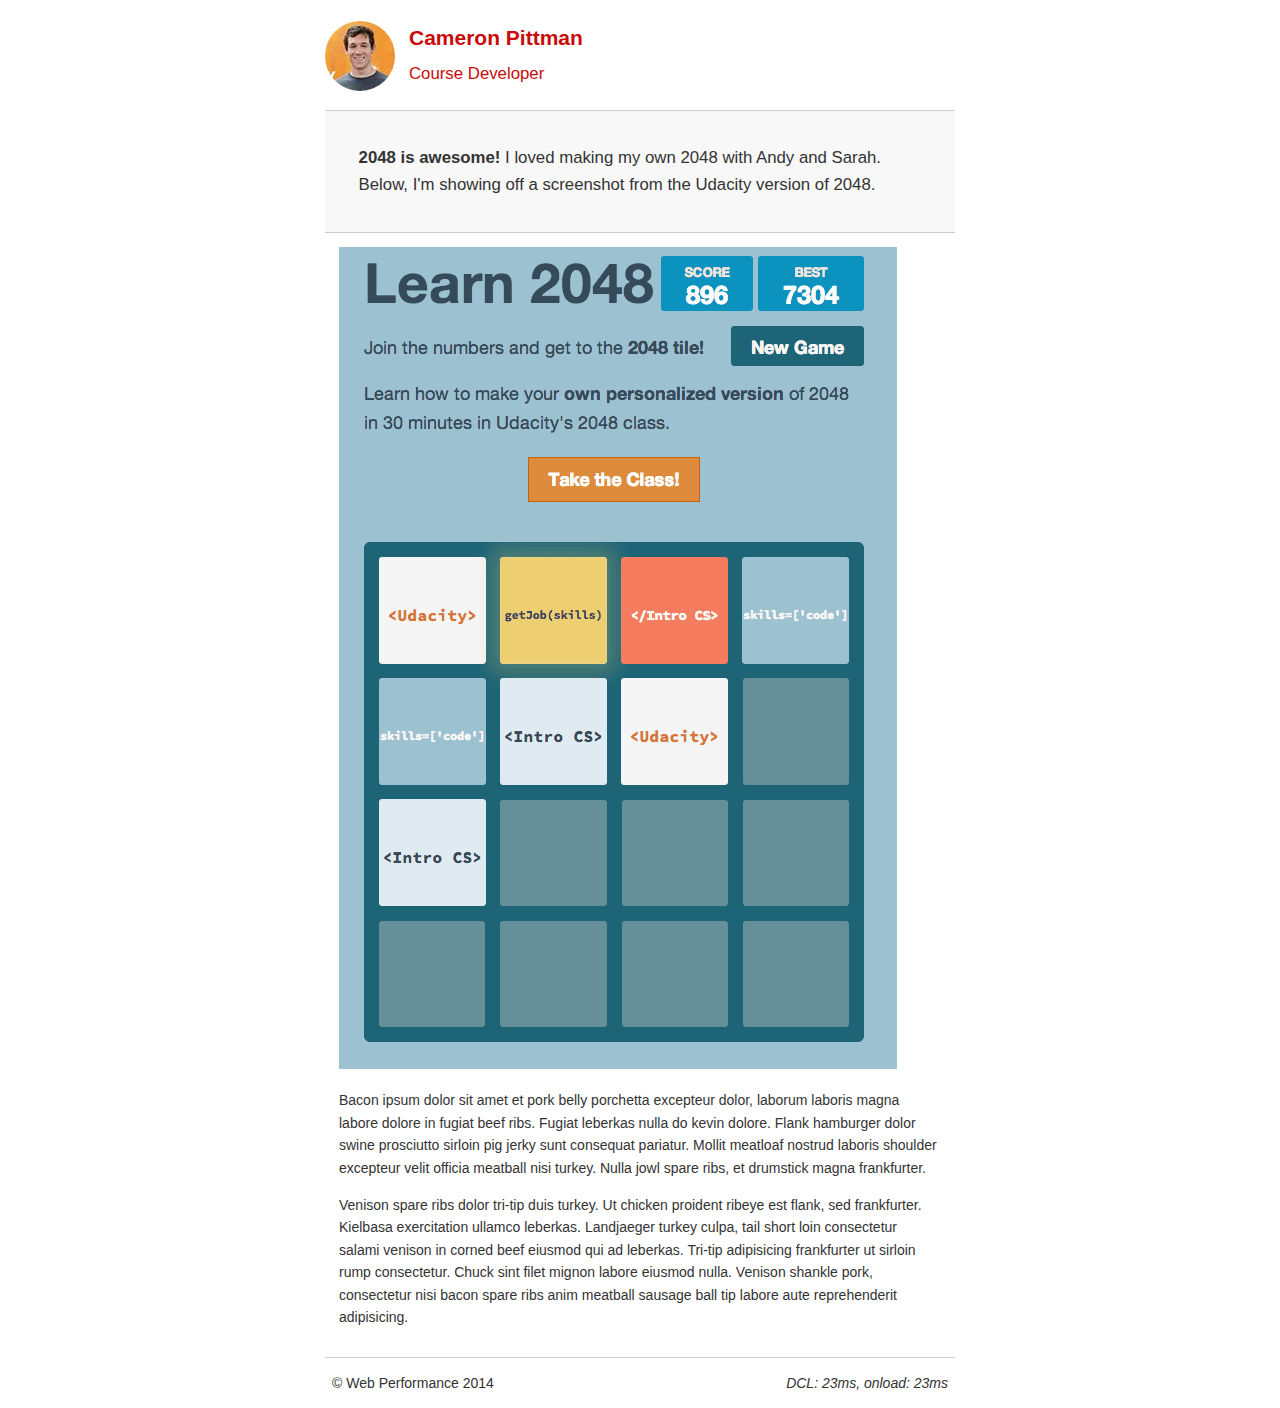
<file: project-2048.html>
<!DOCTYPE html>
<html lang="en">
  <head>
    <meta charset="utf-8">
    <meta name="viewport" content="width=device-width, initial-scale=1">
    <meta name="description" content=" FILL ME IN ">
    <meta name="author" content=" FILL ME IN ">
    <title>Cameron Pittman: Portfolio</title>

    <!-- Hmm, what is the impact of web fonts on speed? Measure it... -->
    <!-- <link href="//fonts.googleapis.com/css?family=Open+Sans:400,700" rel="stylesheet"> -->

    <link href="css/style.css" rel="stylesheet">
    <link href="css/print.css" rel="stylesheet" media="print">

    <script>
      (function(w,g){w['GoogleAnalyticsObject']=g;
      w[g]=w[g]||function(){(w[g].q=w[g].q||[]).push(arguments)};w[g].l=1*new Date();})(window,'ga');

      // Optional TODO: replace with your Google Analytics profile ID.
      ga('create', 'UA-XXXX-Y');
      ga('send', 'pageview');
    </script>
    <script src="//www.google-analytics.com/analytics.js" async></script>
    <script src="js/perfmatters.js"></script>
  </head>

  <body>
    <header>
      <a href="/"><img src="img/profilepic.jpg"></a>
      <p>Cameron Pittman<br><span>Course Developer</span></p>
    </header>

    <div class="container">
      <div class="hero">
        <strong>2048 is awesome!</strong> I loved making my own 2048 with Andy and Sarah. Below, I'm showing off a screenshot from the Udacity version of 2048.
      </div>

      <div class="content">

        <img class="img-responsive" src="img/2048.png">

        <p>Bacon ipsum dolor sit amet et pork belly porchetta excepteur dolor, laborum laboris magna labore dolore in fugiat beef ribs. Fugiat leberkas nulla do kevin dolore. Flank hamburger dolor swine prosciutto sirloin pig jerky sunt consequat pariatur. Mollit meatloaf nostrud laboris shoulder excepteur velit officia meatball nisi turkey. Nulla jowl spare ribs, et drumstick magna frankfurter.</p>

        <p>Venison spare ribs dolor tri-tip duis turkey. Ut chicken proident ribeye est flank, sed frankfurter. Kielbasa exercitation ullamco leberkas. Landjaeger turkey culpa, tail short loin consectetur salami venison in corned beef eiusmod qui ad leberkas. Tri-tip adipisicing frankfurter ut sirloin rump consectetur. Chuck sint filet mignon labore eiusmod nulla. Venison shankle pork, consectetur nisi bacon spare ribs anim meatball sausage ball tip labore aute reprehenderit adipisicing.</p>

    </div>

    <footer>
      <p>&copy; Web Performance 2014 <span id="crp-stats"></span></p>
    </footer>
  </body>
</html>
</file>
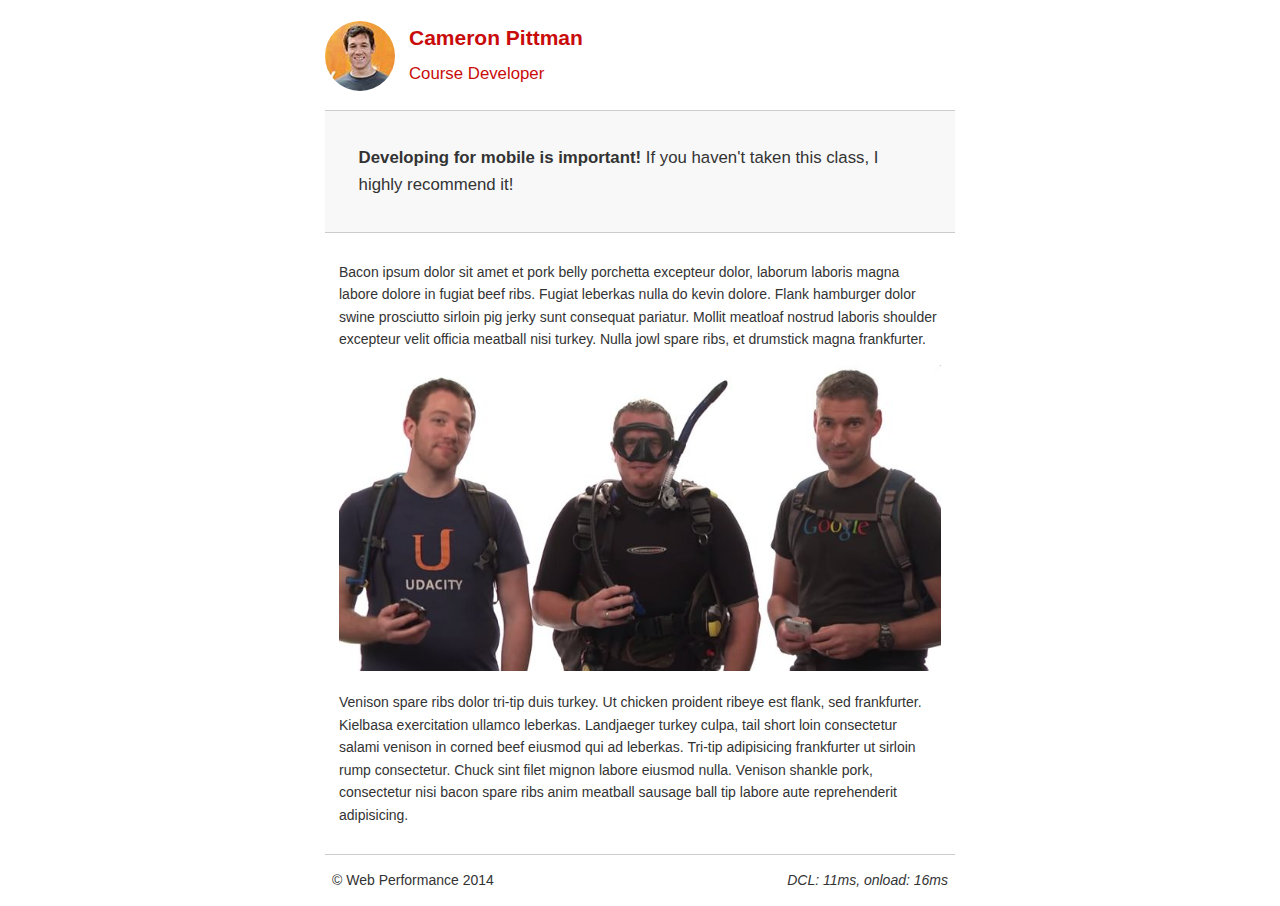
<file: project-mobile.html>
<!DOCTYPE html>
<html lang="en">
  <head>
    <meta charset="utf-8">
    <meta name="viewport" content="width=device-width, initial-scale=1">
    <meta name="description" content=" FILL ME IN ">
    <meta name="author" content=" FILL ME IN ">
    <title>Cameron Pitman: Portfolio</title>

    <!-- Hmm, what is the impact of web fonts on speed? Measure it... -->
    <!-- <link href="//fonts.googleapis.com/css?family=Open+Sans:400,700" rel="stylesheet"> -->

    <link href="css/style.css" rel="stylesheet">
    <link href="css/print.css" rel="stylesheet" media="print">

    <script>
      (function(w,g){w['GoogleAnalyticsObject']=g;
      w[g]=w[g]||function(){(w[g].q=w[g].q||[]).push(arguments)};w[g].l=1*new Date();})(window,'ga');

      // Optional TODO: replace with your Google Analytics profile ID.
      ga('create', 'UA-XXXX-Y');
      ga('send', 'pageview');
    </script>
    <script src="http://www.google-analytics.com/analytics.js" async></script>
    <script async src="js/perfmatters.js"></script>
  </head>

  <body>
    <header>
      <a href="/"><img src="img/profilepic.jpg"></a>
      <p>Cameron Pittman<br><span>Course Developer</span></p>
    </header>

    <div class="container">
      <div class="hero">
        <strong>Developing for mobile is important!</strong> If you haven't taken this class, I highly recommend it!
      </div>

      <div class="content">

        <p>Bacon ipsum dolor sit amet et pork belly porchetta excepteur dolor, laborum laboris magna labore dolore in fugiat beef ribs. Fugiat leberkas nulla do kevin dolore. Flank hamburger dolor swine prosciutto sirloin pig jerky sunt consequat pariatur. Mollit meatloaf nostrud laboris shoulder excepteur velit officia meatball nisi turkey. Nulla jowl spare ribs, et drumstick magna frankfurter.</p>

        <img src="img/mobilewebdev.jpg">

        <p>Venison spare ribs dolor tri-tip duis turkey. Ut chicken proident ribeye est flank, sed frankfurter. Kielbasa exercitation ullamco leberkas. Landjaeger turkey culpa, tail short loin consectetur salami venison in corned beef eiusmod qui ad leberkas. Tri-tip adipisicing frankfurter ut sirloin rump consectetur. Chuck sint filet mignon labore eiusmod nulla. Venison shankle pork, consectetur nisi bacon spare ribs anim meatball sausage ball tip labore aute reprehenderit adipisicing.</p>

    </div>

    <footer>
      <p>&copy; Web Performance 2014 <span id="crp-stats"></span></p>
    </footer>
  </body>
</html>
</file>
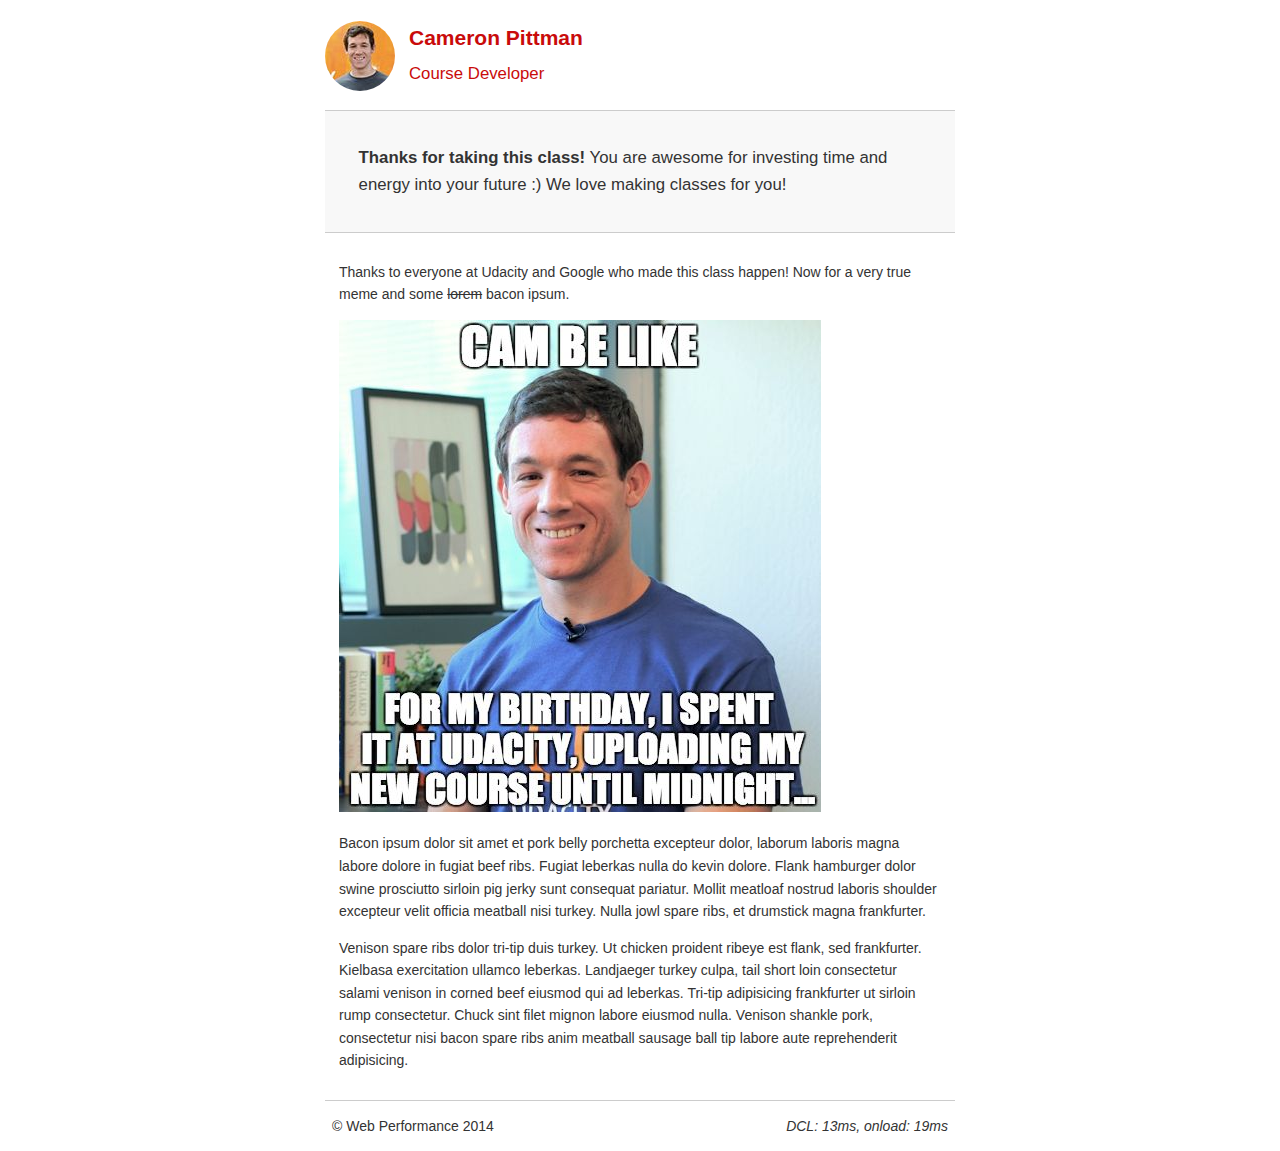
<file: project-webperf.html>
<!DOCTYPE html>
<html lang="en">
  <head>
    <meta charset="utf-8">
    <meta name="viewport" content="width=device-width, initial-scale=1">
    <meta name="description" content=" FILL ME IN ">
    <meta name="author" content=" FILL ME IN ">
    <title>Cameron Pittman: Portfolio</title>

    <!-- Hmm, what is the impact of web fonts on speed? Measure it... -->
    <!-- <link href="//fonts.googleapis.com/css?family=Open+Sans:400,700" rel="stylesheet"> -->

    <link href="css/style.css" rel="stylesheet">
    <link href="css/print.css" rel="stylesheet" media="print">

    <script>
      (function(w,g){w['GoogleAnalyticsObject']=g;
      w[g]=w[g]||function(){(w[g].q=w[g].q||[]).push(arguments)};w[g].l=1*new Date();})(window,'ga');

      // Optional TODO: replace with your Google Analytics profile ID.
      ga('create', 'UA-XXXX-Y');
      ga('send', 'pageview');
    </script>
    <script src="http://www.google-analytics.com/analytics.js" async></script>
    <script async src="js/perfmatters.js"></script>
  </head>

  <body>
    <header>
      <a href="/"><img src="img/profilepic.jpg"></a>
      <p>Cameron Pittman<br><span>Course Developer</span></p>
    </header>

    <div class="container">
      <div class="hero">
        <strong>Thanks for taking this class!</strong> You are awesome for investing time and energy into your future :) We love making classes for you!
      </div>

      <div class="content">

        <p>Thanks to everyone at Udacity and Google who made this class happen! Now for a very true meme and some <strike>lorem</strike> bacon ipsum.</p>

        <img src="img/cam_be_like.jpg">

        <p>Bacon ipsum dolor sit amet et pork belly porchetta excepteur dolor, laborum laboris magna labore dolore in fugiat beef ribs. Fugiat leberkas nulla do kevin dolore. Flank hamburger dolor swine prosciutto sirloin pig jerky sunt consequat pariatur. Mollit meatloaf nostrud laboris shoulder excepteur velit officia meatball nisi turkey. Nulla jowl spare ribs, et drumstick magna frankfurter.</p>

        <p>Venison spare ribs dolor tri-tip duis turkey. Ut chicken proident ribeye est flank, sed frankfurter. Kielbasa exercitation ullamco leberkas. Landjaeger turkey culpa, tail short loin consectetur salami venison in corned beef eiusmod qui ad leberkas. Tri-tip adipisicing frankfurter ut sirloin rump consectetur. Chuck sint filet mignon labore eiusmod nulla. Venison shankle pork, consectetur nisi bacon spare ribs anim meatball sausage ball tip labore aute reprehenderit adipisicing.</p>

    </div>

    <footer>
      <p>&copy; Web Performance 2014 <span id="crp-stats"></span></p>
    </footer>
  </body>
</html>
</file>
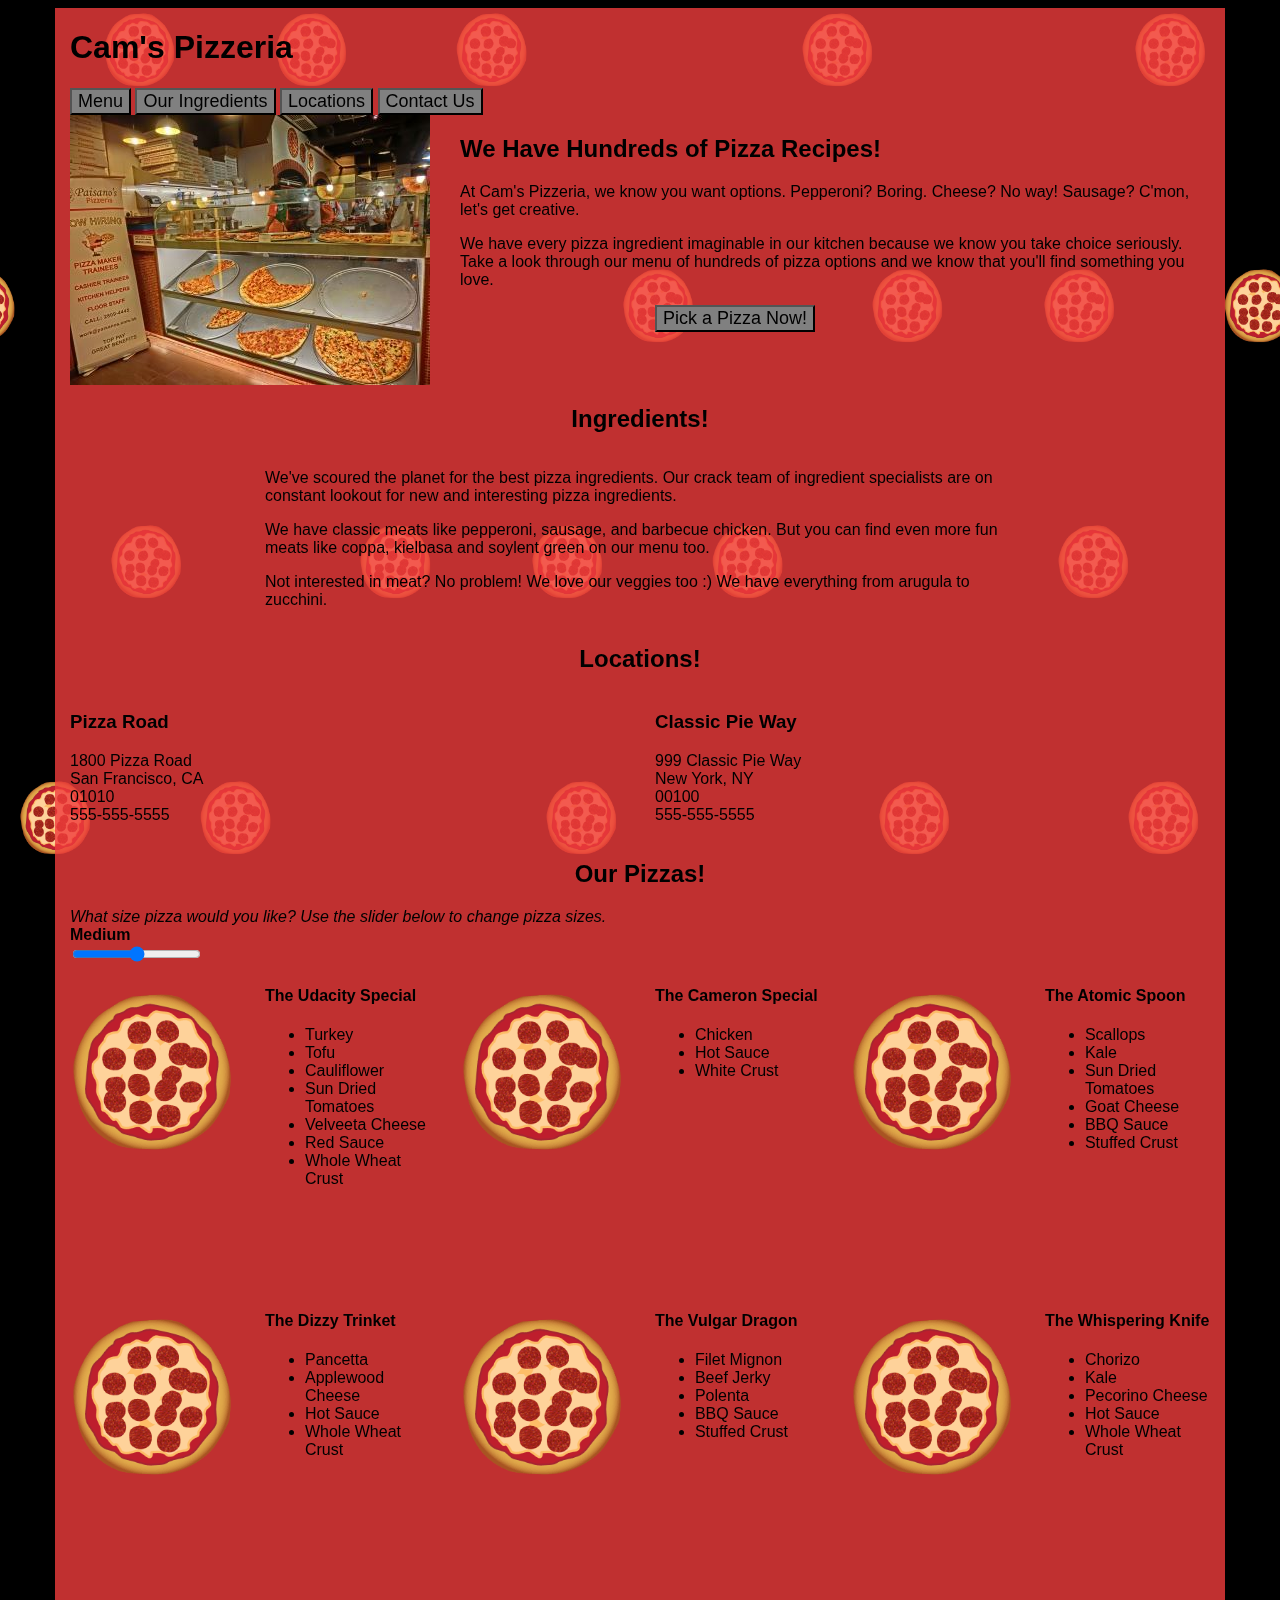
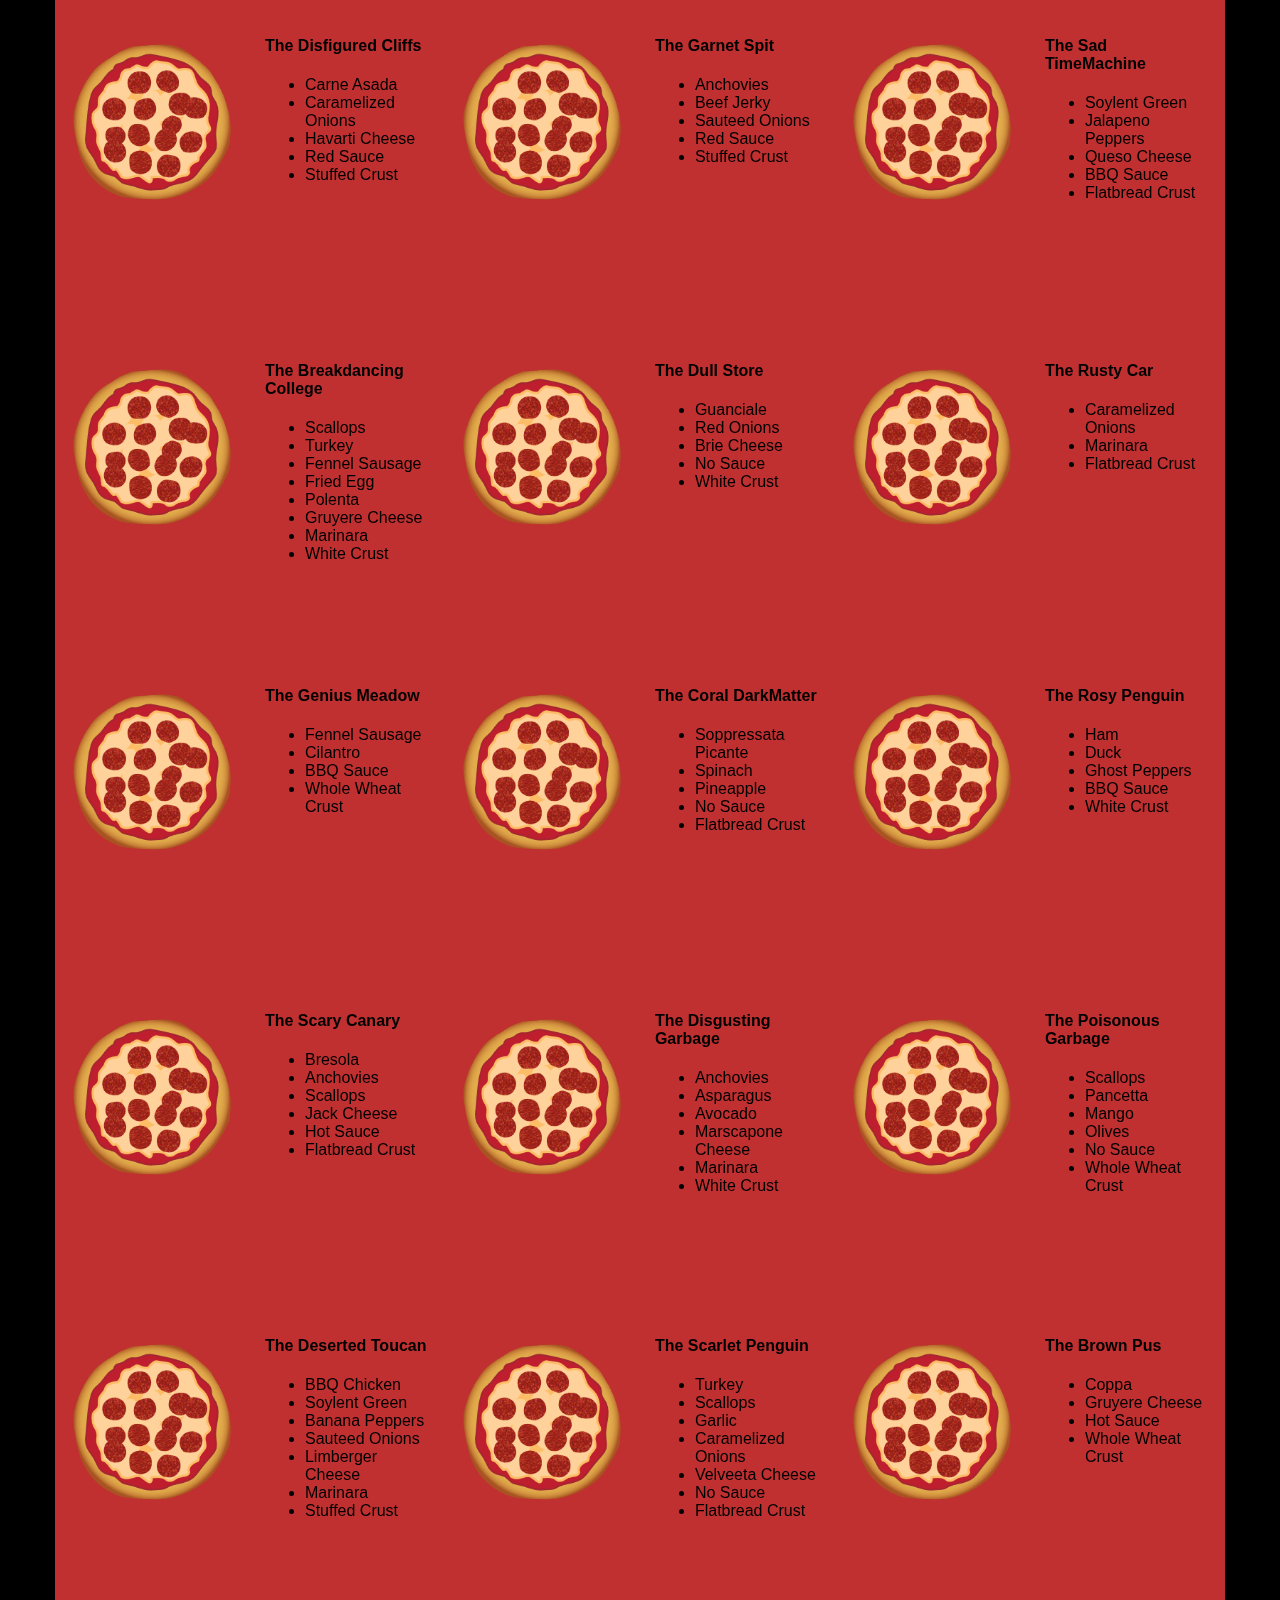
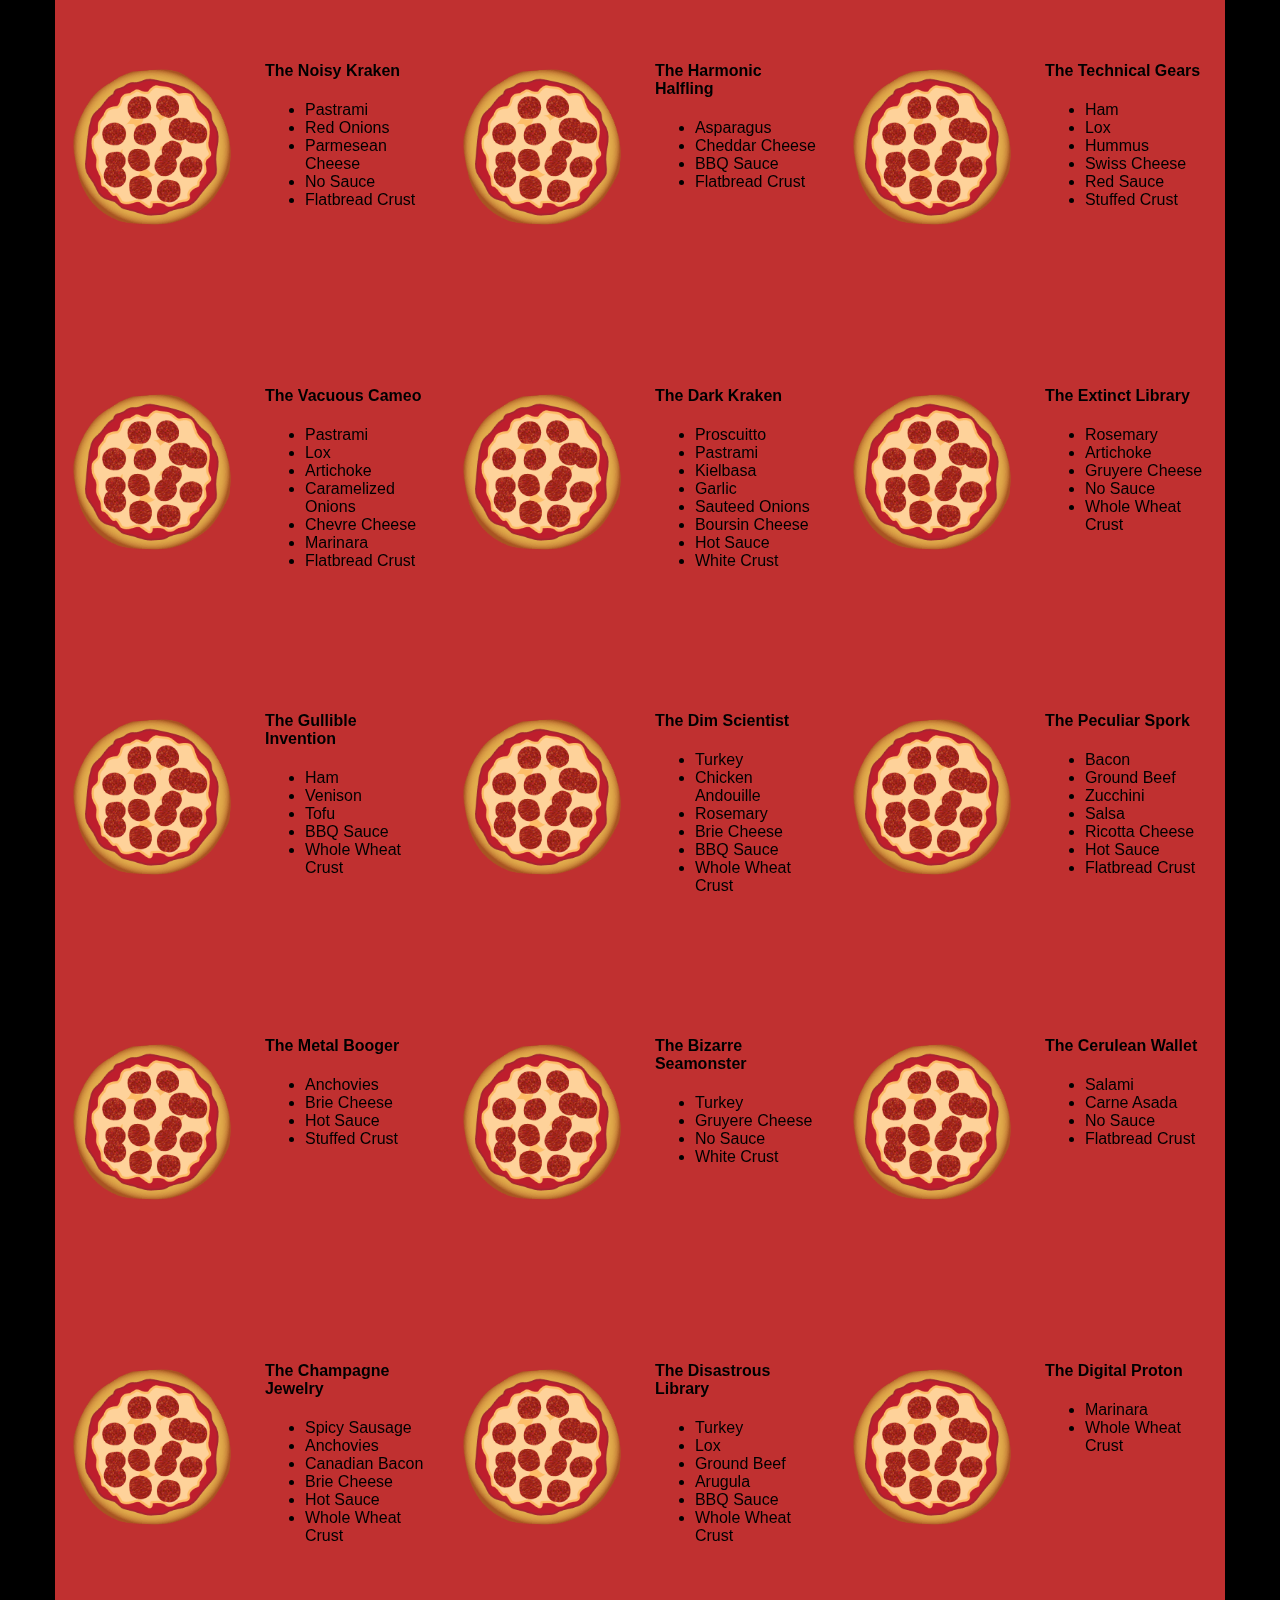
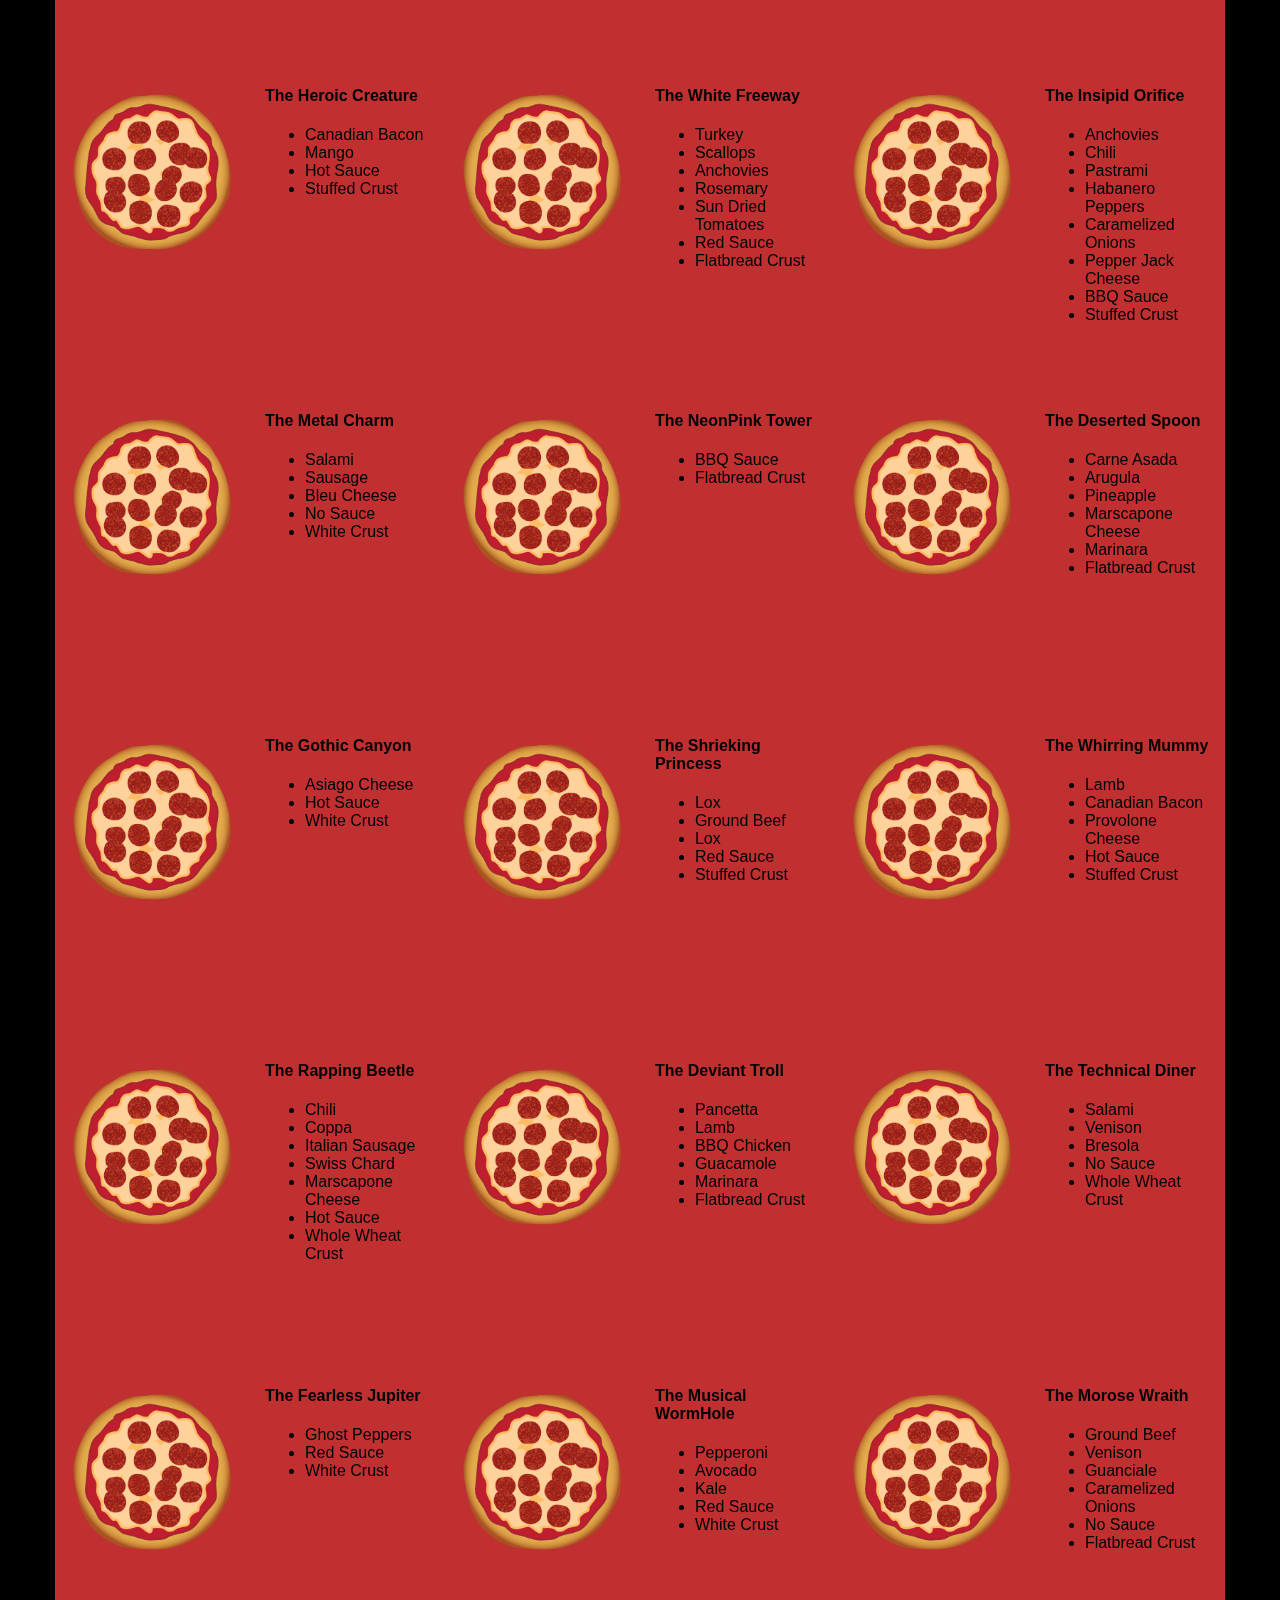
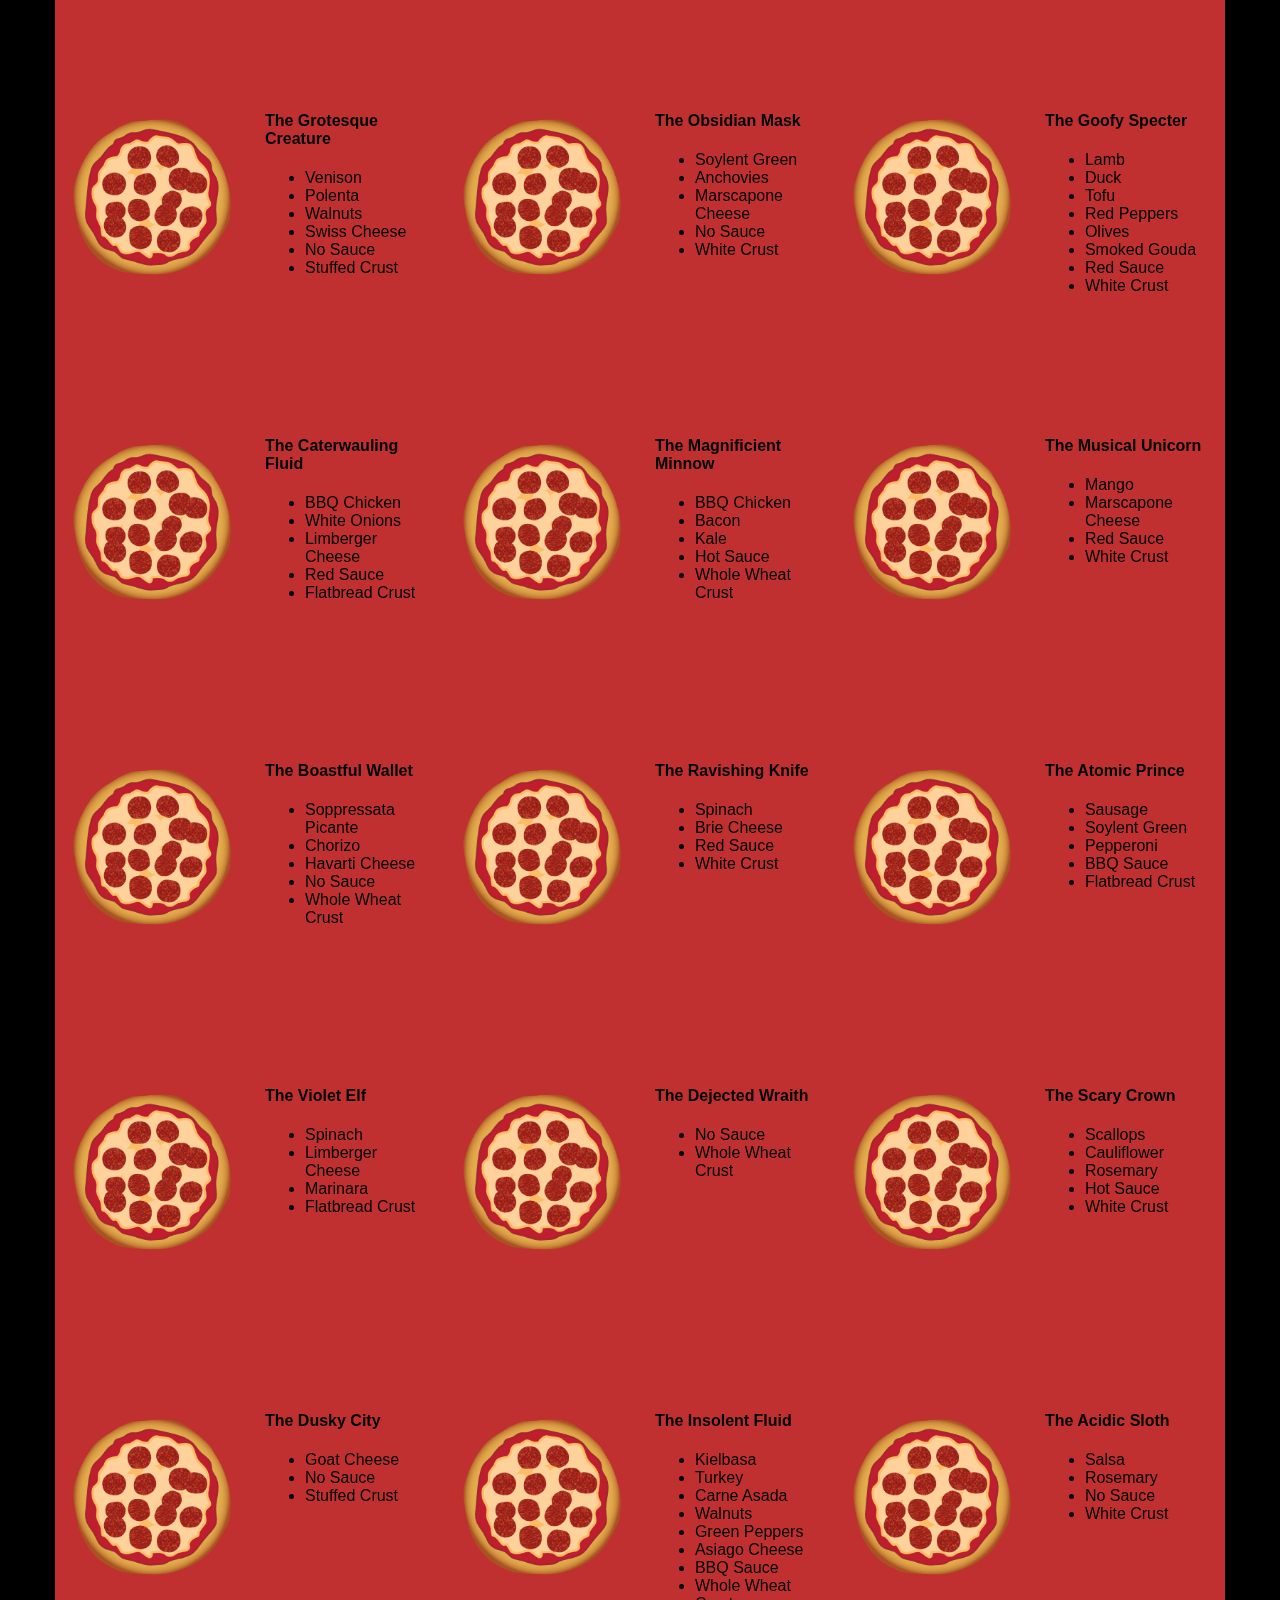
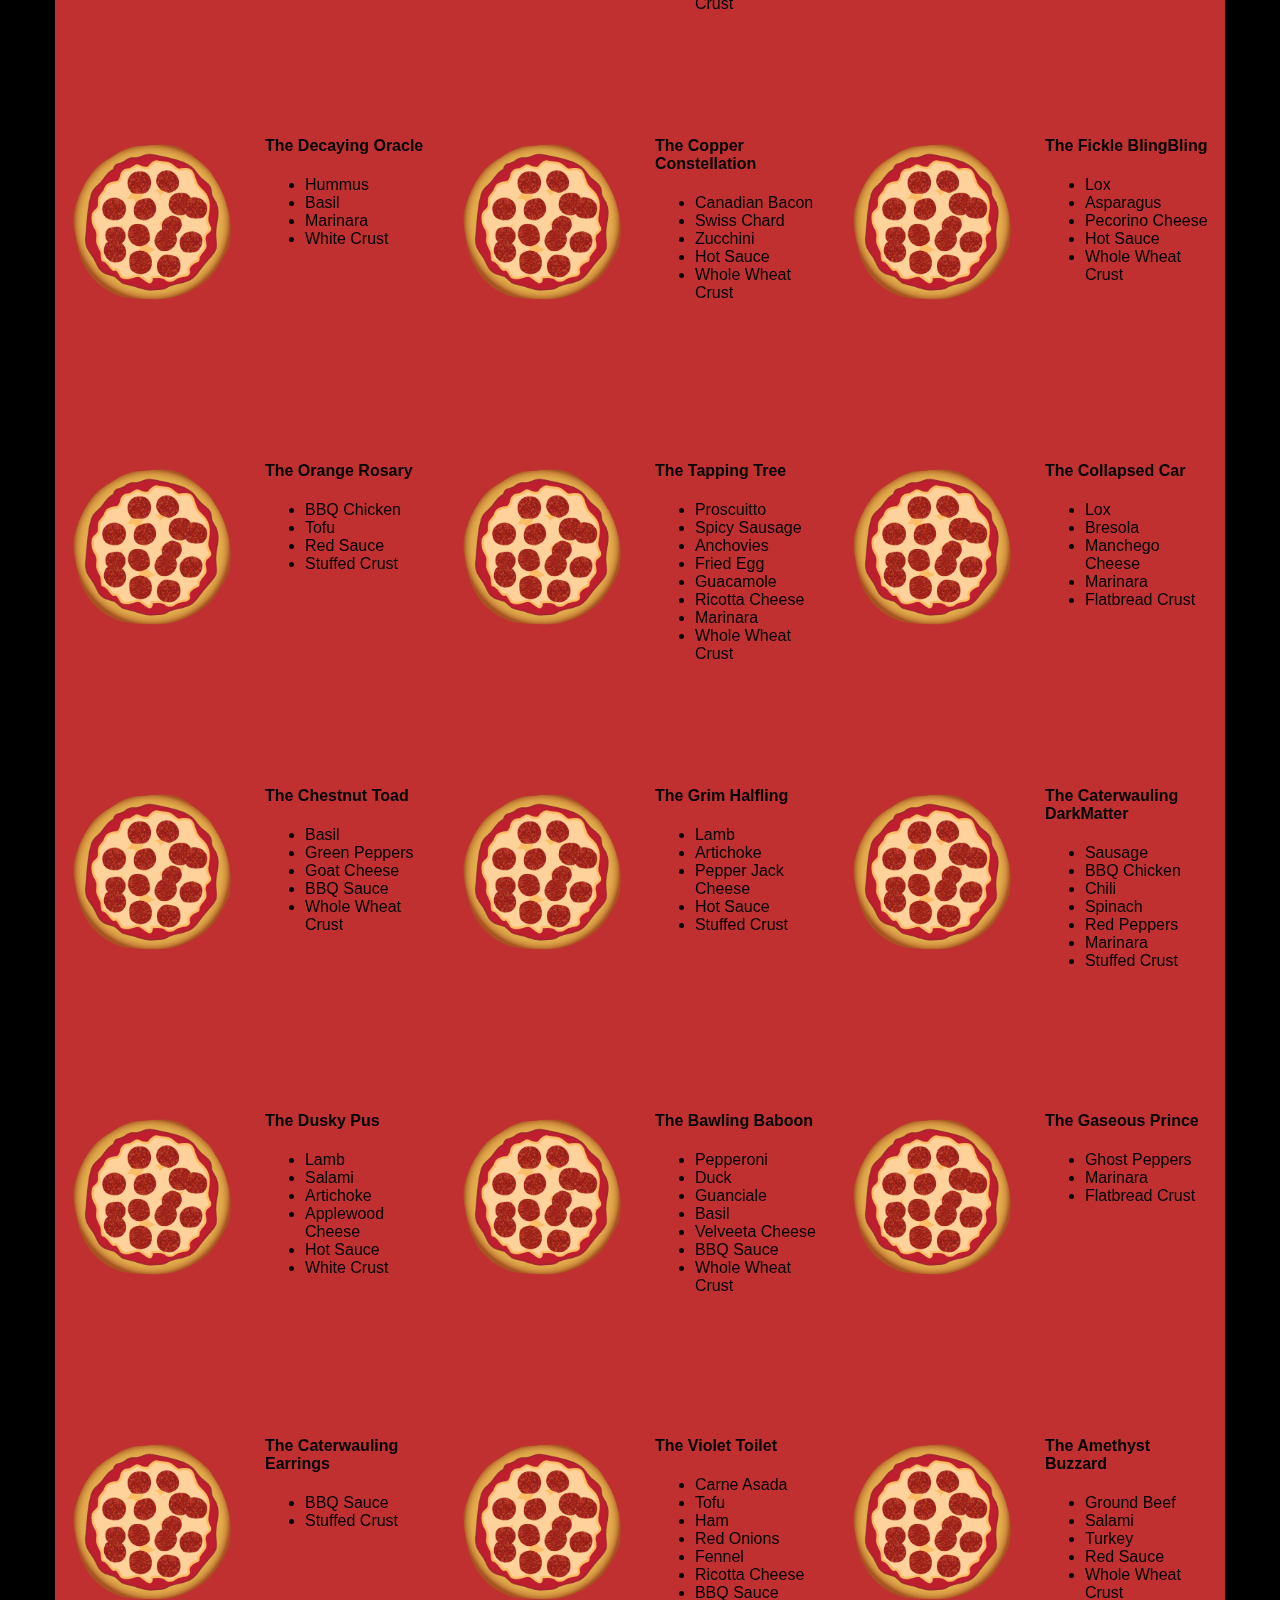
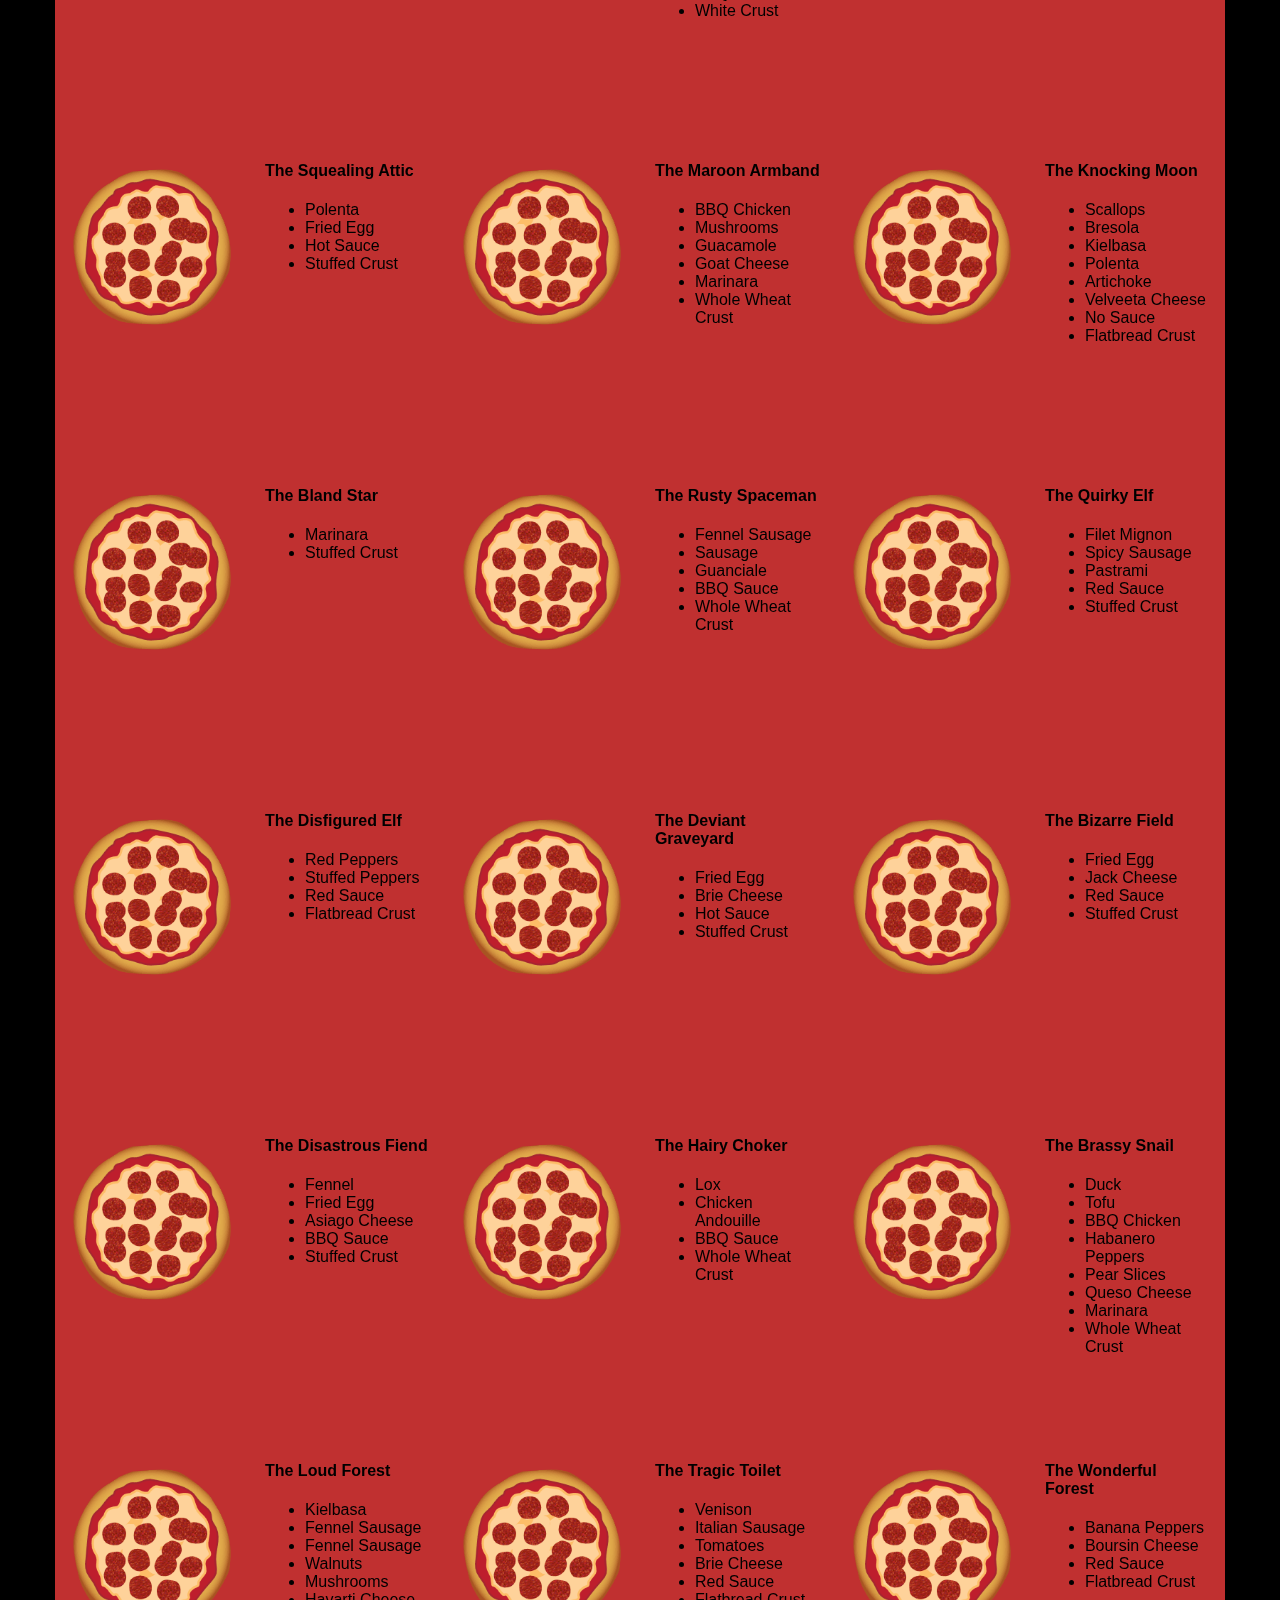
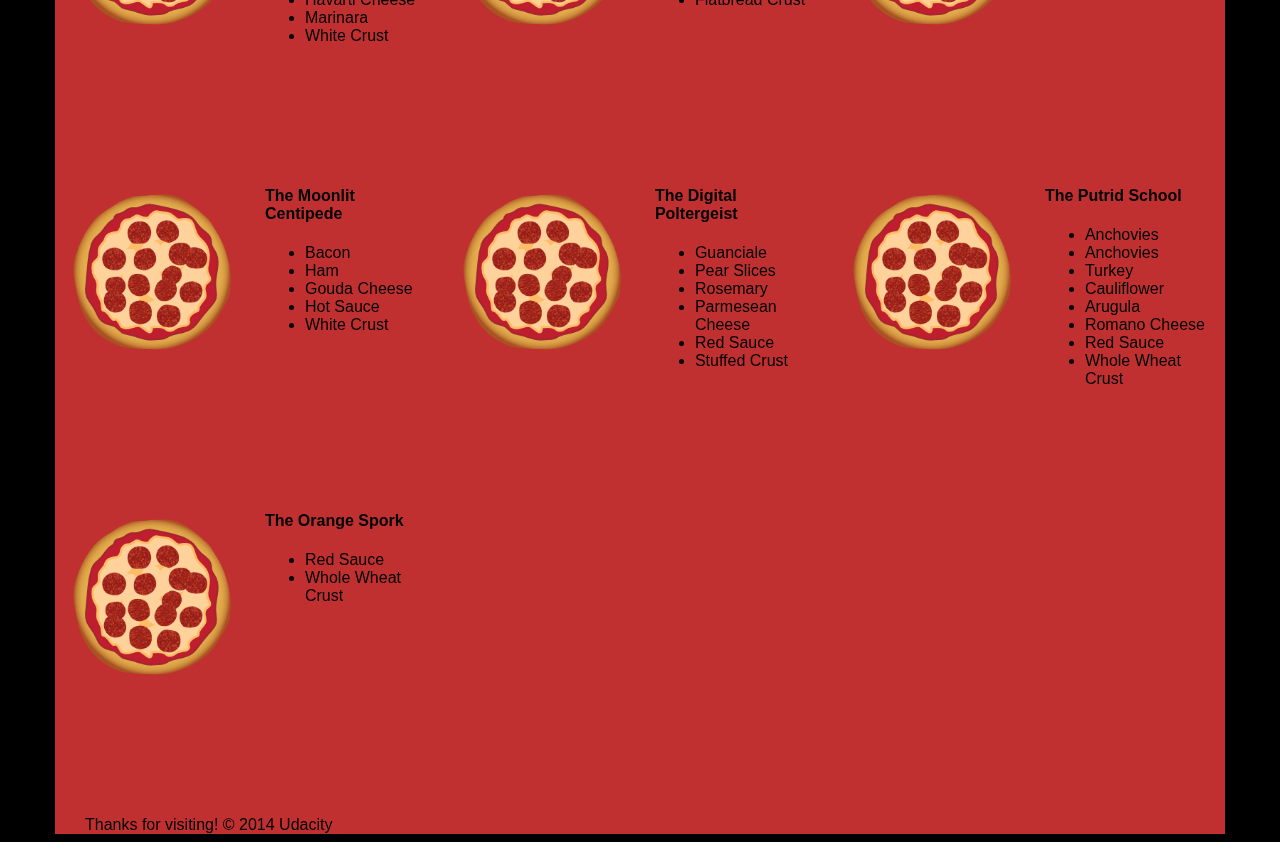
<file: views/pizza.html>
<!DOCTYPE HTML>
<html>
<head>
  <!-- <link rel="stylesheet" href="css/style.css" Cache-Control:public, max-age=31536000> -->
  <!-- <link rel="stylesheet" href="css/bootstrap-grid.css" Cache-Control:public, max-age=31536000> -->
  <style>
    /*Inline css*/
    *{-webkit-box-sizing:border-box;-moz-box-sizing:border-box;-box-sizing:border-box}body{font-family:"Trebuchet MS",Helvetica,sans-serif;background:#000}input{background:grey;font-size:18px}form{display:inline-block}.centered{text-align:center}#pizzaSize{font-weight:800}.mover{position:fixed;width:256px;z-index:-1;backface-visibility:hidden}.randomPizzaContainer{float:left;display:flex}.randomPizzaContainer:after{content:"";display:table;clear:both}.container{background-color:rgba(240,60,60,.8)}
    /*!
    * Bootstrap v3.2.0 (http://getbootstrap.com)
    * Copyright 2011-2014 Twitter, Inc.
    * Licensed under MIT (https://github.com/twbs/bootstrap/blob/master/LICENSE)
    *//*!
    * Generated using the Bootstrap Customizer (http://getbootstrap.com/customize/?id=6b5a4e476fec98c1638f)
    * Config saved to config.json and https://gist.github.com/6b5a4e476fec98c1638f
    *//*! normalize.css v3.0.1 | MIT License | git.io/normalize */.img-responsive,.img-thumbnail{width:100%\9;max-width:100%;height:auto}img{vertical-align:middle}.img-responsive{display:block}.img-rounded{border-radius:6px}.img-thumbnail{padding:4px;line-height:1.42857143;background-color:#fff;border:1px solid #ddd;border-radius:4px;-webkit-transition:all .2s ease-in-out;-o-transition:all .2s ease-in-out;transition:all .2s ease-in-out;display:inline-block}.img-circle{border-radius:50%}hr{margin-top:20px;margin-bottom:20px;border:0;border-top:1px solid #eee}.sr-only{position:absolute;width:1px;height:1px;margin:-1px;padding:0;overflow:hidden;clip:rect(0,0,0,0);border:0}.sr-only-focusable:active,.sr-only-focusable:focus{position:static;width:auto;height:auto;margin:0;overflow:visible;clip:auto}.container,.container-fluid{margin-right:auto;margin-left:auto;padding-left:15px;padding-right:15px}@media (min-width:768px){.container{width:750px}}@media (min-width:992px){.container{width:970px}}@media (min-width:1200px){.container{width:1170px}}.row{margin-left:-15px;margin-right:-15px}.col-lg-1,.col-lg-10,.col-lg-11,.col-lg-12,.col-lg-2,.col-lg-3,.col-lg-4,.col-lg-5,.col-lg-6,.col-lg-7,.col-lg-8,.col-lg-9,.col-md-1,.col-md-10,.col-md-11,.col-md-12,.col-md-2,.col-md-3,.col-md-4,.col-md-5,.col-md-6,.col-md-7,.col-md-8,.col-md-9,.col-sm-1,.col-sm-10,.col-sm-11,.col-sm-12,.col-sm-2,.col-sm-3,.col-sm-4,.col-sm-5,.col-sm-6,.col-sm-7,.col-sm-8,.col-sm-9,.col-xs-1,.col-xs-10,.col-xs-11,.col-xs-12,.col-xs-2,.col-xs-3,.col-xs-4,.col-xs-5,.col-xs-6,.col-xs-7,.col-xs-8,.col-xs-9{position:relative;min-height:1px;padding-left:15px;padding-right:15px}.col-xs-1,.col-xs-10,.col-xs-11,.col-xs-12,.col-xs-2,.col-xs-3,.col-xs-4,.col-xs-5,.col-xs-6,.col-xs-7,.col-xs-8,.col-xs-9{float:left}.col-xs-12{width:100%}.col-xs-11{width:91.66666667%}.col-xs-10{width:83.33333333%}.col-xs-9{width:75%}.col-xs-8{width:66.66666667%}.col-xs-7{width:58.33333333%}.col-xs-6{width:50%}.col-xs-5{width:41.66666667%}.col-xs-4{width:33.33333333%}.col-xs-3{width:25%}.col-xs-2{width:16.66666667%}.col-xs-1{width:8.33333333%}.col-xs-pull-12{right:100%}.col-xs-pull-11{right:91.66666667%}.col-xs-pull-10{right:83.33333333%}.col-xs-pull-9{right:75%}.col-xs-pull-8{right:66.66666667%}.col-xs-pull-7{right:58.33333333%}.col-xs-pull-6{right:50%}.col-xs-pull-5{right:41.66666667%}.col-xs-pull-4{right:33.33333333%}.col-xs-pull-3{right:25%}.col-xs-pull-2{right:16.66666667%}.col-xs-pull-1{right:8.33333333%}.col-xs-pull-0{right:auto}.col-xs-push-12{left:100%}.col-xs-push-11{left:91.66666667%}.col-xs-push-10{left:83.33333333%}.col-xs-push-9{left:75%}.col-xs-push-8{left:66.66666667%}.col-xs-push-7{left:58.33333333%}.col-xs-push-6{left:50%}.col-xs-push-5{left:41.66666667%}.col-xs-push-4{left:33.33333333%}.col-xs-push-3{left:25%}.col-xs-push-2{left:16.66666667%}.col-xs-push-1{left:8.33333333%}.col-xs-push-0{left:auto}.col-xs-offset-12{margin-left:100%}.col-xs-offset-11{margin-left:91.66666667%}.col-xs-offset-10{margin-left:83.33333333%}.col-xs-offset-9{margin-left:75%}.col-xs-offset-8{margin-left:66.66666667%}.col-xs-offset-7{margin-left:58.33333333%}.col-xs-offset-6{margin-left:50%}.col-xs-offset-5{margin-left:41.66666667%}.col-xs-offset-4{margin-left:33.33333333%}.col-xs-offset-3{margin-left:25%}.col-xs-offset-2{margin-left:16.66666667%}.col-xs-offset-1{margin-left:8.33333333%}.col-xs-offset-0{margin-left:0}@media (min-width:768px){.col-sm-1,.col-sm-10,.col-sm-11,.col-sm-12,.col-sm-2,.col-sm-3,.col-sm-4,.col-sm-5,.col-sm-6,.col-sm-7,.col-sm-8,.col-sm-9{float:left}.col-sm-12{width:100%}.col-sm-11{width:91.66666667%}.col-sm-10{width:83.33333333%}.col-sm-9{width:75%}.col-sm-8{width:66.66666667%}.col-sm-7{width:58.33333333%}.col-sm-6{width:50%}.col-sm-5{width:41.66666667%}.col-sm-4{width:33.33333333%}.col-sm-3{width:25%}.col-sm-2{width:16.66666667%}.col-sm-1{width:8.33333333%}.col-sm-pull-12{right:100%}.col-sm-pull-11{right:91.66666667%}.col-sm-pull-10{right:83.33333333%}.col-sm-pull-9{right:75%}.col-sm-pull-8{right:66.66666667%}.col-sm-pull-7{right:58.33333333%}.col-sm-pull-6{right:50%}.col-sm-pull-5{right:41.66666667%}.col-sm-pull-4{right:33.33333333%}.col-sm-pull-3{right:25%}.col-sm-pull-2{right:16.66666667%}.col-sm-pull-1{right:8.33333333%}.col-sm-pull-0{right:auto}.col-sm-push-12{left:100%}.col-sm-push-11{left:91.66666667%}.col-sm-push-10{left:83.33333333%}.col-sm-push-9{left:75%}.col-sm-push-8{left:66.66666667%}.col-sm-push-7{left:58.33333333%}.col-sm-push-6{left:50%}.col-sm-push-5{left:41.66666667%}.col-sm-push-4{left:33.33333333%}.col-sm-push-3{left:25%}.col-sm-push-2{left:16.66666667%}.col-sm-push-1{left:8.33333333%}.col-sm-push-0{left:auto}.col-sm-offset-12{margin-left:100%}.col-sm-offset-11{margin-left:91.66666667%}.col-sm-offset-10{margin-left:83.33333333%}.col-sm-offset-9{margin-left:75%}.col-sm-offset-8{margin-left:66.66666667%}.col-sm-offset-7{margin-left:58.33333333%}.col-sm-offset-6{margin-left:50%}.col-sm-offset-5{margin-left:41.66666667%}.col-sm-offset-4{margin-left:33.33333333%}.col-sm-offset-3{margin-left:25%}.col-sm-offset-2{margin-left:16.66666667%}.col-sm-offset-1{margin-left:8.33333333%}.col-sm-offset-0{margin-left:0}}@media (min-width:992px){.col-md-1,.col-md-10,.col-md-11,.col-md-12,.col-md-2,.col-md-3,.col-md-4,.col-md-5,.col-md-6,.col-md-7,.col-md-8,.col-md-9{float:left}.col-md-12{width:100%}.col-md-11{width:91.66666667%}.col-md-10{width:83.33333333%}.col-md-9{width:75%}.col-md-8{width:66.66666667%}.col-md-7{width:58.33333333%}.col-md-6{width:50%}.col-md-5{width:41.66666667%}.col-md-4{width:33.33333333%}.col-md-3{width:25%}.col-md-2{width:16.66666667%}.col-md-1{width:8.33333333%}.col-md-pull-12{right:100%}.col-md-pull-11{right:91.66666667%}.col-md-pull-10{right:83.33333333%}.col-md-pull-9{right:75%}.col-md-pull-8{right:66.66666667%}.col-md-pull-7{right:58.33333333%}.col-md-pull-6{right:50%}.col-md-pull-5{right:41.66666667%}.col-md-pull-4{right:33.33333333%}.col-md-pull-3{right:25%}.col-md-pull-2{right:16.66666667%}.col-md-pull-1{right:8.33333333%}.col-md-pull-0{right:auto}.col-md-push-12{left:100%}.col-md-push-11{left:91.66666667%}.col-md-push-10{left:83.33333333%}.col-md-push-9{left:75%}.col-md-push-8{left:66.66666667%}.col-md-push-7{left:58.33333333%}.col-md-push-6{left:50%}.col-md-push-5{left:41.66666667%}.col-md-push-4{left:33.33333333%}.col-md-push-3{left:25%}.col-md-push-2{left:16.66666667%}.col-md-push-1{left:8.33333333%}.col-md-push-0{left:auto}.col-md-offset-12{margin-left:100%}.col-md-offset-11{margin-left:91.66666667%}.col-md-offset-10{margin-left:83.33333333%}.col-md-offset-9{margin-left:75%}.col-md-offset-8{margin-left:66.66666667%}.col-md-offset-7{margin-left:58.33333333%}.col-md-offset-6{margin-left:50%}.col-md-offset-5{margin-left:41.66666667%}.col-md-offset-4{margin-left:33.33333333%}.col-md-offset-3{margin-left:25%}.col-md-offset-2{margin-left:16.66666667%}.col-md-offset-1{margin-left:8.33333333%}.col-md-offset-0{margin-left:0}}@media (min-width:1200px){.col-lg-1,.col-lg-10,.col-lg-11,.col-lg-12,.col-lg-2,.col-lg-3,.col-lg-4,.col-lg-5,.col-lg-6,.col-lg-7,.col-lg-8,.col-lg-9{float:left}.col-lg-12{width:100%}.col-lg-11{width:91.66666667%}.col-lg-10{width:83.33333333%}.col-lg-9{width:75%}.col-lg-8{width:66.66666667%}.col-lg-7{width:58.33333333%}.col-lg-6{width:50%}.col-lg-5{width:41.66666667%}.col-lg-4{width:33.33333333%}.col-lg-3{width:25%}.col-lg-2{width:16.66666667%}.col-lg-1{width:8.33333333%}.col-lg-pull-12{right:100%}.col-lg-pull-11{right:91.66666667%}.col-lg-pull-10{right:83.33333333%}.col-lg-pull-9{right:75%}.col-lg-pull-8{right:66.66666667%}.col-lg-pull-7{right:58.33333333%}.col-lg-pull-6{right:50%}.col-lg-pull-5{right:41.66666667%}.col-lg-pull-4{right:33.33333333%}.col-lg-pull-3{right:25%}.col-lg-pull-2{right:16.66666667%}.col-lg-pull-1{right:8.33333333%}.col-lg-pull-0{right:auto}.col-lg-push-12{left:100%}.col-lg-push-11{left:91.66666667%}.col-lg-push-10{left:83.33333333%}.col-lg-push-9{left:75%}.col-lg-push-8{left:66.66666667%}.col-lg-push-7{left:58.33333333%}.col-lg-push-6{left:50%}.col-lg-push-5{left:41.66666667%}.col-lg-push-4{left:33.33333333%}.col-lg-push-3{left:25%}.col-lg-push-2{left:16.66666667%}.col-lg-push-1{left:8.33333333%}.col-lg-push-0{left:auto}.col-lg-offset-12{margin-left:100%}.col-lg-offset-11{margin-left:91.66666667%}.col-lg-offset-10{margin-left:83.33333333%}.col-lg-offset-9{margin-left:75%}.col-lg-offset-8{margin-left:66.66666667%}.col-lg-offset-7{margin-left:58.33333333%}.col-lg-offset-6{margin-left:50%}.col-lg-offset-5{margin-left:41.66666667%}.col-lg-offset-4{margin-left:33.33333333%}.col-lg-offset-3{margin-left:25%}.col-lg-offset-2{margin-left:16.66666667%}.col-lg-offset-1{margin-left:8.33333333%}.col-lg-offset-0{margin-left:0}}.clearfix:after,.clearfix:before,.container-fluid:after,.container-fluid:before,.container:after,.container:before,.row:after,.row:before{content:" ";display:table}.clearfix:after,.container-fluid:after,.container:after,.row:after{clear:both}.center-block{display:block;margin-left:auto;margin-right:auto}.pull-right{float:right!important}.pull-left{float:left!important}.hide{display:none!important}.show{display:block!important}.invisible{visibility:hidden}.text-hide{font:0/0 a;color:transparent;text-shadow:none;background-color:transparent;border:0}.hidden{display:none!important;visibility:hidden!important}.affix{position:fixed;-webkit-transform:translate3d(0,0,0);transform:translate3d(0,0,0)}
  </style>
</head>

<body>
  <div class="container">
    <div id="header" class="row">
      <div class="col-md-6">
        <div class="row">
          <div class="col-md-12">
            <h1>Cam's Pizzeria</h1>
            <div class="row">
              <div id="menu" class="col-md-12">
                <form action="#randomPizzas">
                  <input type="submit" value="Menu">
                </form>
                <form action="#ingredients">
                  <input type="submit" value="Our Ingredients">
                </form>
                <form action="#locations">
                  <input type="submit" value="Locations">
                </form>
                <form action="#" onsubmit="alert('Thanks for clicking! This button doesn\'t do anything because this is a fake pizzeria :\)')">
                  <input type="submit" value="Contact Us">
                </form>
              </div>
            </div>
          </div>
        </div>
      </div>
      <div id="movingPizzas1" class="col-md-6">
      </div>
    </div>
    <div id="callToAction" class="row">
      <div class="col-md-4">
        <img src="images/pizzeria.jpg" class="img-responsive"> <!-- Image credit to: http://commons.wikimedia.org/wiki/File:HK_TST_night_%E5%98%89%E8%98%AD%E9%81%93_Granville_Road_restaurant_Paisano's_Pizzeria_pizza_Dec-2013.JPG -->
      </div>
      <div class="col-md-8">
        <div class="row">
          <div class="col-md-12">
            <h2>We Have Hundreds of Pizza Recipes!</h2>
            <p>At Cam's Pizzeria, we know you want options. Pepperoni? Boring. Cheese? No way! Sausage? C'mon, let's get creative.</p>

            <p>We have every pizza ingredient imaginable in our kitchen because we know you take choice seriously. Take a look through our menu of hundreds of pizza options and we know that you'll find something you love.</p>
          </div>
        </div>
        <div class="row">
          <div class="col-md-6 col-md-push-3">
            <form action="#randomPizzas">
              <input type="submit" value="Pick a Pizza Now!">
            </form>
          </div>
        </div>
      </div>
    </div>
    <div id="ingredients" class="row">
      <div class="col-md-8 col-md-push-2">
        <div class="row">
          <div class="col-md-12 centered">
            <h2>Ingredients!</h2>
          </div>
        </div>
        <div class="row">
          <div class="col-md-12">
            <p>We've scoured the planet for the best pizza ingredients. Our crack team of ingredient specialists are on constant lookout for new and interesting pizza ingredients.</p>

            <p>We have classic meats like pepperoni, sausage, and barbecue chicken. But you can find even more fun meats like coppa, kielbasa and soylent green on our menu too.</p>

            <p>Not interested in meat? No problem! We love our veggies too :) We have everything from arugula to zucchini.</p>
          </div>
        </div>
      </div>
    </div>
    <div id="locations" class="row">
      <div class="col-md-12">
        <h2 style="text-align: center">Locations!</h2>
        <div class="row">
          <div class="col-md-6">
            <h3>Pizza Road</h3>
            <p>1800 Pizza Road<br>San Francisco, CA<br>01010<br>555-555-5555</p>
          </div>
          <div class="col-md-6">
            <h3>Classic Pie Way</h3>
            <p>999 Classic Pie Way<br>New York, NY<br>00100<br>555-555-5555</p>
          </div>
        </div>
      </div>
    </div>
    <div id="pizzaGenerator" class="row">
      <div class="col-md-12">
        <h2 style="text-align: center">Our Pizzas!</h2>
        <div class="row">
          <div class="col-md-12">
            <em>What size pizza would you like? Use the slider below to change pizza sizes.</em>
          </div>
          <div id="pizzaSize" class="col-md-6">Medium</div>
          <div class="col-md-12">
            <input id="sizeSlider" type="range" min="1" max="3" value="2" step="1" onchange="resizePizzas(this.value)"></input>
          </div>
        </div>
        <div id="randomPizzas" class="row">
          <div id="pizza0" class="randomPizzaContainer" style="width:33.33%;">
            <div class="col-md-6">
              <img src="images/pizza.png" class="img-responsive">
            </div>
            <div class="col-md-6">
              <h4>The Udacity Special</h4>
              <ul>
                <li>Turkey</li>
                <li>Tofu</li>
                <li>Cauliflower</li>
                <li>Sun Dried Tomatoes</li>
                <li>Velveeta Cheese</li>
                <li>Red Sauce</li>
                <li>Whole Wheat Crust</li>
              </ul>
            </div>
          </div>
          <div id="pizza1" class="randomPizzaContainer" style="width:33.33%;">
            <div class="col-md-6">
              <img src="images/pizza.png" class="img-responsive">
            </div>
            <div class="col-md-6">
              <h4>The Cameron Special</h4>
              <ul>
                <li>Chicken</li>
                <li>Hot Sauce</li>
                <li>White Crust</li>
              </ul>
            </div>
          </div>
        </div>
      </div>
    </div>
    <div id="footer" class="col-md-12">Thanks for visiting! &copy; 2014 Udacity</div>
  </div>
  <!-- <script type="text/javascript" src="js/main.js"></script> -->
  <!-- Inline Javascript -->
  <script>
    function getAdj(e){switch(e){case"dark":var a=["dark","morbid","scary","spooky","gothic","deviant","creepy","sadistic","black","dangerous","dejected","haunted","morose","tragic","shattered","broken","sad","melancholy","somber","dark","gloomy","homicidal","murderous","shady","misty","dusky","ghostly","shadowy","demented","cursed","insane","possessed","grotesque","obsessed"];return a;case"color":var r=["blue","green","purple","grey","scarlet","NeonGreen","NeonBlue","NeonPink","HotPink","pink","black","red","maroon","silver","golden","yellow","orange","mustard","plum","violet","cerulean","brown","lavender","violet","magenta","chestnut","rosy","copper","crimson","teal","indigo","navy","azure","periwinkle","brassy","verdigris","veridian","tan","raspberry","beige","sandy","ElectricBlue","white","champagne","coral","cyan"];return r;case"whimsical":var n=["whimsical","silly","drunken","goofy","funny","weird","strange","odd","playful","clever","boastful","breakdancing","hilarious","conceited","happy","comical","curious","peculiar","quaint","quirky","fancy","wayward","fickle","yawning","sleepy","cockeyed","dizzy","dancing","absurd","laughing","hairy","smiling","perplexed","baffled","cockamamie","vulgar","hoodwinked","brainwashed"];return n;case"shiny":var i=["sapphire","opal","silver","gold","platinum","ruby","emerald","topaz","diamond","amethyst","turquoise","starlit","moonlit","bronze","metal","jade","amber","garnet","obsidian","onyx","pearl","copper","sunlit","brass","brassy","metallic"];return i;case"noisy":var t=["untuned","loud","soft","shrieking","melodious","musical","operatic","symphonic","dancing","lyrical","harmonic","orchestral","noisy","dissonant","rhythmic","hissing","singing","crooning","shouting","screaming","wailing","crying","howling","yelling","hollering","caterwauling","bawling","bellowing","roaring","squealing","beeping","knocking","tapping","rapping","humming","scatting","whispered","whispering","rasping","buzzing","whirring","whistling","whistled"];return t;case"apocalyptic":var o=["nuclear","apocalyptic","desolate","atomic","zombie","collapsed","grim","fallen","collapsed","cannibalistic","radioactive","toxic","poisonous","venomous","disastrous","grimy","dirty","undead","bloodshot","rusty","glowing","decaying","rotten","deadly","plagued","decimated","rotting","putrid","decayed","deserted","acidic"];return o;case"insulting":var s=["stupid","idiotic","fat","ugly","hideous","grotesque","dull","dumb","lazy","sluggish","brainless","slow","gullible","obtuse","dense","dim","dazed","ridiculous","witless","daft","crazy","vapid","inane","mundane","hollow","vacuous","boring","insipid","tedious","monotonous","weird","bizarre","backward","moronic","ignorant","scatterbrained","forgetful","careless","lethargic","insolent","indolent","loitering","gross","disgusting","bland","horrid","unseemly","revolting","homely","deformed","disfigured","offensive","cowardly","weak","villainous","fearful","monstrous","unattractive","unpleasant","nasty","beastly","snide","horrible","syncophantic","unhelpful","bootlicking"];return s;case"praise":var l=["beautiful","intelligent","smart","genius","ingenious","gorgeous","pretty","witty","angelic","handsome","graceful","talented","exquisite","enchanting","fascinating","interesting","divine","alluring","ravishing","wonderful","magnificient","marvelous","dazzling","cute","charming","attractive","nifty","delightful","superior","amiable","gentle","heroic","courageous","valiant","brave","noble","daring","fearless","gallant","adventurous","cool","enthusiastic","fierce","awesome","radical","tubular","fearsome","majestic","grand","stunning"];return l;case"scientific":var c=["scientific","technical","digital","programming","calculating","formulating","cyberpunk","mechanical","technological","innovative","brainy","chemical","quantum","astro","space","theoretical","atomic","electronic","gaseous","investigative","solar","extinct","galactic"];return c;default:var u=["scientific","technical","digital","programming","calculating","formulating","cyberpunk","mechanical","technological","innovative","brainy","chemical","quantum","astro","space","theoretical","atomic","electronic","gaseous","investigative","solar","extinct","galactic"];return u}}function getNoun(e){switch(e){case"animals":var a=["flamingo","hedgehog","owl","elephant","pussycat","alligator","dachsund","poodle","beagle","crocodile","kangaroo","wallaby","woodpecker","eagle","falcon","canary","parrot","parakeet","hamster","gerbil","squirrel","rat","dove","toucan","raccoon","vulture","peacock","goldfish","rook","koala","skunk","goat","rooster","fox","porcupine","llama","grasshopper","gorilla","monkey","seahorse","wombat","wolf","giraffe","badger","lion","mouse","beetle","cricket","nightingale","hawk","trout","squid","octopus","sloth","snail","locust","baboon","lemur","meerkat","oyster","frog","toad","jellyfish","butterfly","caterpillar","tiger","hyena","zebra","snail","pig","weasel","donkey","penguin","crane","buzzard","vulture","rhino","hippopotamus","dolphin","sparrow","beaver","moose","minnow","otter","bat","mongoose","swan","firefly","platypus"];return a;case"profession":var r=["doctor","lawyer","ninja","writer","samurai","surgeon","clerk","artist","actor","engineer","mechanic","comedian","fireman","nurse","RockStar","musician","carpenter","plumber","cashier","electrician","waiter","president","governor","senator","scientist","programmer","singer","dancer","director","mayor","merchant","detective","investigator","navigator","pilot","priest","cowboy","stagehand","soldier","ambassador","pirate","miner","police"];return r;case"fantasy":var n=["centaur","wizard","gnome","orc","troll","sword","fairy","pegasus","halfling","elf","changeling","ghost","knight","squire","magician","witch","warlock","unicorn","dragon","wyvern","princess","prince","king","queen","jester","tower","castle","kraken","seamonster","mermaid","psychic","seer","oracle"];return n;case"music":var i=["violin","flute","bagpipe","guitar","symphony","orchestra","piano","trombone","tuba","opera","drums","harpsichord","harp","harmonica","accordion","tenor","soprano","baritone","cello","viola","piccolo","ukelele","woodwind","saxophone","bugle","trumpet","sousaphone","cornet","stradivarius","marimbas","bells","timpani","bongos","clarinet","recorder","oboe","conductor","singer"];return i;case"horror":var t=["murderer","chainsaw","knife","sword","murder","devil","killer","psycho","ghost","monster","godzilla","werewolf","vampire","demon","graveyard","zombie","mummy","curse","death","grave","tomb","beast","nightmare","frankenstein","specter","poltergeist","wraith","corpse","scream","massacre","cannibal","skull","bones","undertaker","zombie","creature","mask","psychopath","fiend","satanist","moon","fullMoon"];return t;case"gross":var o=["slime","bug","roach","fluid","pus","booger","spit","boil","blister","orifice","secretion","mucus","phlegm","centipede","beetle","fart","snot","crevice","flatulence","juice","mold","mildew","germs","discharge","toilet","udder","odor","substance","fluid","moisture","garbage","trash","bug"];return o;case"everyday":var s=["mirror","knife","fork","spork","spoon","tupperware","minivan","suburb","lamp","desk","stereo","television","TV","book","car","truck","soda","door","video","game","computer","calender","tree","plant","flower","chimney","attic","kitchen","garden","school","wallet","bottle"];return s;case"jewelry":var l=["earrings","ring","necklace","pendant","choker","brooch","bracelet","cameo","charm","bauble","trinket","jewelry","anklet","bangle","locket","finery","crown","tiara","blingBling","chain","rosary","jewel","gemstone","beads","armband","pin","costume","ornament","treasure"];return l;case"places":var c=["swamp","graveyard","cemetery","park","building","house","river","ocean","sea","field","forest","woods","neighborhood","city","town","suburb","country","meadow","cliffs","lake","stream","creek","school","college","university","library","bakery","shop","store","theater","garden","canyon","highway","restaurant","cafe","diner","street","road","freeway","alley"];return c;case"scifi":var u=["robot","alien","raygun","spaceship","UFO","rocket","phaser","astronaut","spaceman","planet","star","galaxy","computer","future","timeMachine","wormHole","timeTraveler","scientist","invention","martian","pluto","jupiter","saturn","mars","quasar","blackHole","warpDrive","laser","orbit","gears","molecule","electron","neutrino","proton","experiment","photon","apparatus","universe","gravity","darkMatter","constellation","circuit","asteroid"];return u;default:var d=["robot","alien","raygun","spaceship","UFO","rocket","phaser","astronaut","spaceman","planet","star","galaxy","computer","future","timeMachine","wormHole","timeTraveler","scientist","invention","martian","pluto","jupiter","saturn","mars","quasar","blackHole","warpDrive","laser","orbit","gears","molecule","electron","neutrino","proton","experiment","photon","apparatus","universe","gravity","darkMatter","constellation","circuit","asteroid"];return d}}function generator(e,a){var r=getAdj(e),n=getNoun(a),i=parseInt(Math.random()*r.length),t=parseInt(Math.random()*n.length),o="The "+r[i].capitalize()+" "+n[t].capitalize();return o}function randomName(){var e=parseInt(Math.random()*adjectives.length),a=parseInt(Math.random()*nouns.length);return generator(adjectives[e],nouns[a])}function logAverageFrame(e){for(var a=e.length,r=0,n=a-1;n>a-11;n--)r+=e[n].duration;console.log("Average scripting time to generate last 10 frames: "+r/10+"ms")}function updatePositions(){frame++,window.performance.mark("mark_start_frame");for(var e=document.getElementsByClassName("mover"),a=document.body.scrollTop/1250,r=0;5>r;r++)phases[r]=100*Math.sin(a+r)+900;for(var r=0;r<e.length;r++){var n=-e[r].basicLeft+phases[r%5]+"px";e[r].style.transform="translateX("+n}if(window.performance.mark("mark_end_frame"),window.performance.measure("measure_frame_duration","mark_start_frame","mark_end_frame"),frame%10===0){var i=window.performance.getEntriesByName("measure_frame_duration");logAverageFrame(i)}}var pizzaIngredients={};pizzaIngredients.meats=["Pepperoni","Sausage","Fennel Sausage","Spicy Sausage","Chicken","BBQ Chicken","Chorizo","Chicken Andouille","Salami","Tofu","Bacon","Canadian Bacon","Proscuitto","Italian Sausage","Ground Beef","Anchovies","Turkey","Ham","Venison","Lamb","Duck","Soylent Green","Carne Asada","Soppressata Picante","Coppa","Pancetta","Bresola","Lox","Guanciale","Chili","Beef Jerky","Pastrami","Kielbasa","Scallops","Filet Mignon"],pizzaIngredients.nonMeats=["White Onions","Sauteed Onions","Red Onions","Green Peppers","Red Peppers","Banana Peppers","Ghost Peppers","Habanero Peppers","Jalapeno Peppers","Stuffed Peppers","Spinach","Tomatoes","Pineapple","Pear Slices","Apple Slices","Mushrooms","Arugula","Basil","Fennel","Rosemary","Cilantro","Avocado","Guacamole","Salsa","Swiss Chard","Kale","Sun Dried Tomatoes","Walnuts","Artichoke","Asparagus","Caramelized Onions","Mango","Garlic","Olives","Cauliflower","Polenta","Fried Egg","Zucchini","Hummus"],pizzaIngredients.cheeses=["American Cheese","Swiss Cheese","Goat Cheese","Mozzarella Cheese","Parmesean Cheese","Velveeta Cheese","Gouda Cheese","Muenster Cheese","Applewood Cheese","Asiago Cheese","Bleu Cheese","Boursin Cheese","Brie Cheese","Cheddar Cheese","Chevre Cheese","Havarti Cheese","Jack Cheese","Pepper Jack Cheese","Gruyere Cheese","Limberger Cheese","Manchego Cheese","Marscapone Cheese","Pecorino Cheese","Provolone Cheese","Queso Cheese","Roquefort Cheese","Romano Cheese","Ricotta Cheese","Smoked Gouda"],pizzaIngredients.sauces=["Red Sauce","Marinara","BBQ Sauce","No Sauce","Hot Sauce"],pizzaIngredients.crusts=["White Crust","Whole Wheat Crust","Flatbread Crust","Stuffed Crust"],String.prototype.capitalize=function(){return this.charAt(0).toUpperCase()+this.slice(1)};var adjectives=["dark","color","whimsical","shiny","noisy","apocalyptic","insulting","praise","scientific"],nouns=["animals","everyday","fantasy","gross","horror","jewelry","places","scifi"],selectRandomMeat=function(){var e=pizzaIngredients.meats[Math.floor(Math.random()*pizzaIngredients.meats.length)];return e},selectRandomNonMeat=function(){var e=pizzaIngredients.nonMeats[Math.floor(Math.random()*pizzaIngredients.nonMeats.length)];return e},selectRandomCheese=function(){var e=pizzaIngredients.cheeses[Math.floor(Math.random()*pizzaIngredients.cheeses.length)];return e},selectRandomSauce=function(){var e=pizzaIngredients.sauces[Math.floor(Math.random()*pizzaIngredients.sauces.length)];return e},selectRandomCrust=function(){var e=pizzaIngredients.crusts[Math.floor(Math.random()*pizzaIngredients.crusts.length)];return e},ingredientItemizer=function(e){return"<li>"+e+"</li>"},makeRandomPizza=function(){for(var e="",a=Math.floor(4*Math.random()),r=Math.floor(3*Math.random()),n=Math.floor(2*Math.random()),i=0;a>i;i++)e+=ingredientItemizer(selectRandomMeat());for(var t=0;r>t;t++)e+=ingredientItemizer(selectRandomNonMeat());for(var o=0;n>o;o++)e+=ingredientItemizer(selectRandomCheese());return e+=ingredientItemizer(selectRandomSauce()),e+=ingredientItemizer(selectRandomCrust())},pizzaElementGenerator=function(e){var a,r,n,i,t,o;return a=document.createElement("div"),r=document.createElement("div"),n=document.createElement("img"),i=document.createElement("div"),a.classList.add("randomPizzaContainer"),a.style.width="33.33%",a.style.height="325px",a.id="pizza"+e,r.classList.add("col-md-6"),n.src="images/pizza.png",n.classList.add("img-responsive"),r.appendChild(n),a.appendChild(r),i.classList.add("col-md-6"),t=document.createElement("h4"),t.innerHTML=randomName(),i.appendChild(t),o=document.createElement("ul"),o.innerHTML=makeRandomPizza(),i.appendChild(o),a.appendChild(i),a},resizePizzas=function(e){function a(e){switch(e){case"1":return void(document.querySelector("#pizzaSize").innerHTML="Small");case"2":return void(document.querySelector("#pizzaSize").innerHTML="Medium");case"3":return void(document.querySelector("#pizzaSize").innerHTML="Large");default:console.log("bug in changeSliderLabel")}}function r(e,a){function r(e){switch(e){case"1":return.25;case"2":return.3333;case"3":return.5;default:console.log("bug in sizeSwitcher")}}var n=e.offsetWidth,i=document.querySelector("#randomPizzas").offsetWidth,t=n/i,o=r(a),s=(o-t)*i;return s}function n(e){for(var a=0;t>a;a++)i[a].style.width=s}window.performance.mark("mark_start_resize"),a(e);var i=document.getElementsByClassName("randomPizzaContainer"),t=i.length,o=r(i[0],e),s=i[0].offsetWidth+o+"px";n(e),window.performance.mark("mark_end_resize"),window.performance.measure("measure_pizza_resize","mark_start_resize","mark_end_resize");var l=window.performance.getEntriesByName("measure_pizza_resize");console.log("Time to resize pizzas: "+l[l.length-1].duration+"ms")};window.performance.mark("mark_start_generating");for(var i=2;100>i;i++){var pizzasDiv=document.getElementById("randomPizzas");pizzasDiv.appendChild(pizzaElementGenerator(i))}window.performance.mark("mark_end_generating"),window.performance.measure("measure_pizza_generation","mark_start_generating","mark_end_generating");var timeToGenerate=window.performance.getEntriesByName("measure_pizza_generation");console.log("Time to generate pizzas on load: "+timeToGenerate[0].duration+"ms");var frame=0,phases=new Array(5);window.addEventListener("scroll",function(){window.requestAnimationFrame(updatePositions)}),document.addEventListener("DOMContentLoaded",function(){for(var e=8,a=256,r=0;31>r;r++){var n=document.createElement("img");n.className="mover",n.src="images/pizza.png",n.style.height="100px",n.style.width="73.333px",n.basicLeft=r%e*a,n.style.top=Math.floor(r/e)*a+"px",document.querySelector("#movingPizzas1").appendChild(n)}updatePositions()});
  </script>
</body>

</html>
</file>
<file: css/style.css>
html {
  font-size: 100%;
  overflow-y: scroll;
  -webkit-tap-highlight-color: rgba(0,0,0,0);
  -ms-text-size-adjust: 100%;
  -webkit-text-size-adjust: none;
}
body { margin: 0; font-size: 14px; line-height: 1.61; font-weight: 400; }
body, button, input, select, textarea { font-family: 'Open Sans', sans-serif; color: #333; }

a { color: #12C; }
a:visited { color: #61C; }
a:focus { outline: thin dotted; }
a:hover, a:active { color: #c00; outline: 0; }

b, strong { font-weight: bold; }
pre, code { font-family: monospace, monospace; font-size: 1em; }
ul, ol { margin: 1em 0; padding: 0 0 0 20px; }
img { border: 0; max-width: 100%; }

body { background: #fff; }
header, footer, .container { max-width: 45em; margin: 0 auto; }

header { padding: 0 0.5em; color: #C90B0B; }
header img { border-radius: 40px; float: left; }
header p { font-size:1.5em; font-weight: bold; padding-left: 4em;}
header p span { font-size: 0.8em; font-weight: normal;}

.hero { padding: 2em; background-color: #f8f8f8; font-size:1.2em;
  border-bottom: 1px solid #ccc;
  border-top: 1px solid #ccc;
}

.content { padding: 1em 1em; }
.content li { list-style-type: none; font-size: 1.1em;}
li img { float:left; padding-right: 1em; }
li p { font-size: 0.9em; font-style: italic; }

footer {
  padding: 0 0.5em;
  border-top: 1px solid #ccc;
}
footer span { float: right; font-style: italic; }

/* Smartphones (portrait) */
@media only screen and (max-width: 480px) {
  body { font-size: 12px;}
  header p { padding-left: 4.5em;}
}
</file>
<file: css/print.css>
@media print {
  * { background: transparent !important; color: black !important; text-shadow: none !important; filter:none !important; -ms-filter: none !important; }
  a, a:visited { color: #444 !important; text-decoration: underline; }
  a[href]:after { content: " (" attr(href) ")"; }
  tr, img { page-break-inside: avoid; }
  img { max-width: 100% !important; }
  @page { margin: 0.5cm; }
  p, h2, h3 { orphans: 3; widows: 3; }
  h2, h3{ page-break-after: avoid; }
}
</file>
<file: views/css/style.css>
/** {
  outline: 1px solid red !important;
}*/
* {
  -webkit-box-sizing: border-box;
  -moz-box-sizing: border-box;
  -box-sizing: border-box;
}

body {
  font-family: "Trebuchet MS", Helvetica, sans-serif;
  background: black;
}

input {
  background: grey;
  font-size: 18px;
}

form {
  display: inline-block;
}

.centered {
  text-align: center;
}

#pizzaSize {
  /*font-weight: 800;*/
}

.mover {
  position: fixed;
  width: 256px;
  z-index: -1;
  /*backface-visibility: hidden;*/
}

.randomPizzaContainer {
  float: left;
  display: flex;
}

.randomPizzaContainer:after {
  content: "";
  display: table;
  clear:both;
}

 .container {
  background-color: rgba(240, 60, 60, 0.8);
}
</file>
